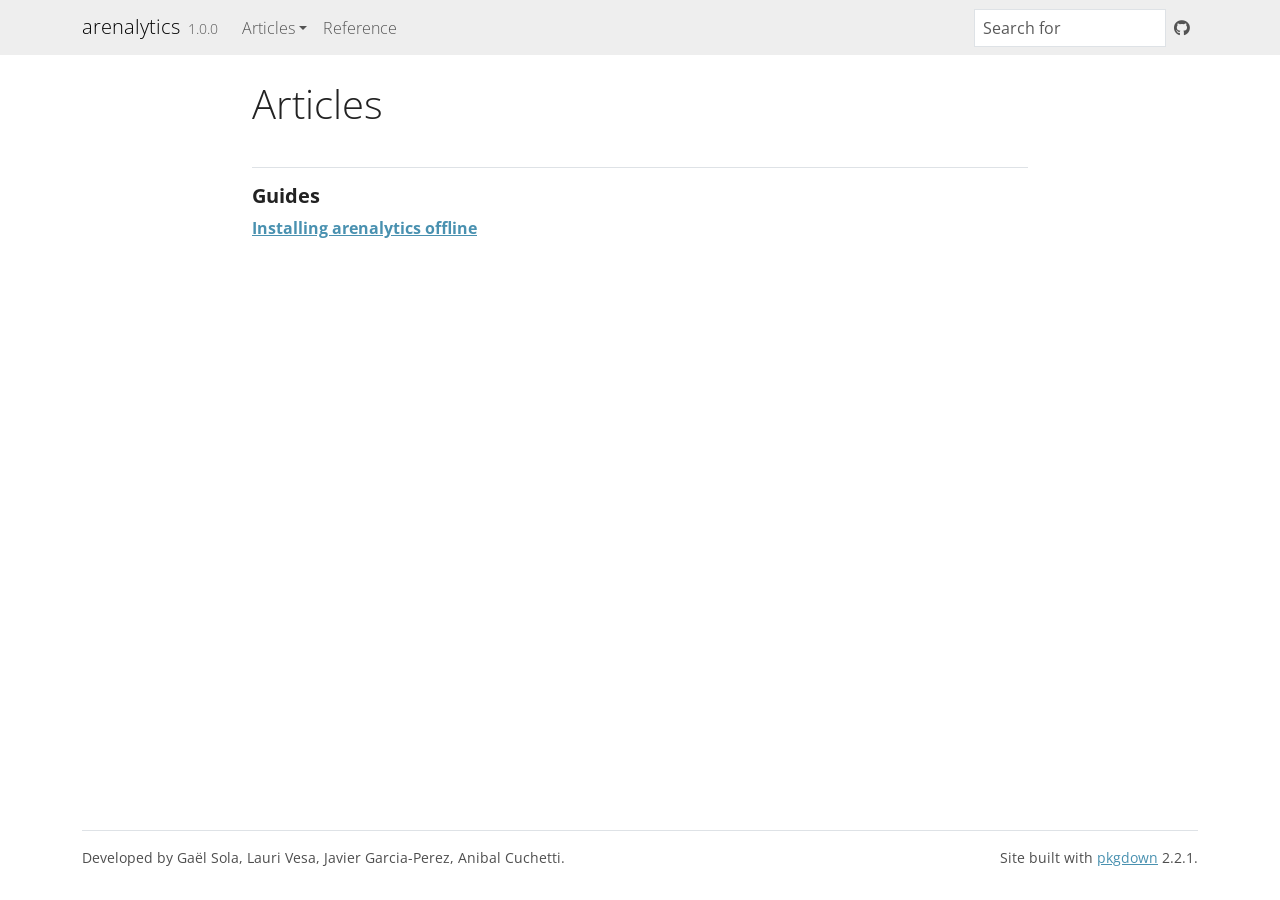
<file: articles/index.html>
<!DOCTYPE html>
<!-- Generated by pkgdown: do not edit by hand --><html lang="en"><head><meta http-equiv="Content-Type" content="text/html; charset=UTF-8"><meta charset="utf-8"><meta http-equiv="X-UA-Compatible" content="IE=edge"><meta name="viewport" content="width=device-width, initial-scale=1, shrink-to-fit=no"><title>Articles • arenalytics</title><script src="../deps/jquery-3.6.0/jquery-3.6.0.min.js"></script><meta name="viewport" content="width=device-width, initial-scale=1, shrink-to-fit=no"><link href="../deps/bootstrap-5.3.8/bootstrap.min.css" rel="stylesheet"><script src="../deps/bootstrap-5.3.8/bootstrap.bundle.min.js"></script><link href="../deps/font-awesome-6.5.2/css/all.min.css" rel="stylesheet"><link href="../deps/font-awesome-6.5.2/css/v4-shims.min.css" rel="stylesheet"><script src="../deps/headroom-0.11.0/headroom.min.js"></script><script src="../deps/headroom-0.11.0/jQuery.headroom.min.js"></script><script src="../deps/bootstrap-toc-1.0.1/bootstrap-toc.min.js"></script><script src="../deps/clipboard.js-2.0.11/clipboard.min.js"></script><script src="../deps/search-1.0.0/autocomplete.jquery.min.js"></script><script src="../deps/search-1.0.0/fuse.min.js"></script><script src="../deps/search-1.0.0/mark.min.js"></script><!-- pkgdown --><script src="../pkgdown.js"></script><meta property="og:title" content="Articles"></head><body>
    <a href="#main" class="visually-hidden-focusable">Skip to contents</a>


    <nav class="navbar navbar-expand-lg fixed-top bg-light" data-bs-theme="light" aria-label="Site navigation"><div class="container">

    <a class="navbar-brand me-2" href="../index.html">arenalytics</a>

    <small class="nav-text text-muted me-auto" data-bs-toggle="tooltip" data-bs-placement="bottom" title="">1.0.0</small>


    <button class="navbar-toggler" type="button" data-bs-toggle="collapse" data-bs-target="#navbar" aria-controls="navbar" aria-expanded="false" aria-label="Toggle navigation">
      <span class="navbar-toggler-icon"></span>
    </button>

    <div id="navbar" class="collapse navbar-collapse ms-3">
      <ul class="navbar-nav me-auto"><li class="nav-item dropdown">
  <button class="nav-link dropdown-toggle" type="button" id="dropdown-articles" data-bs-toggle="dropdown" aria-expanded="false" aria-haspopup="true">Articles</button>
  <ul class="dropdown-menu" aria-labelledby="dropdown-articles"><li><hr class="dropdown-divider"></li>
    <li><h6 class="dropdown-header" data-toc-skip>Guides</h6></li>
    <li><a class="dropdown-item" href="../articles/offline-install.html">Installing arenalytics offline</a></li>
  </ul></li>
<li class="nav-item"><a class="nav-link" href="../reference/index.html">Reference</a></li>
      </ul><ul class="navbar-nav"><li class="nav-item"><form class="form-inline" role="search">
 <input class="form-control" type="search" name="search-input" id="search-input" autocomplete="off" aria-label="Search site" placeholder="Search for" data-search-index="../search.json"></form></li>
<li class="nav-item"><a class="external-link nav-link" href="https://github.com/openforis/arenalytics" aria-label="GitHub"><span class="fa fab fa-github"></span></a></li>
      </ul></div>


  </div>
</nav><div class="container template-article-index">
<div class="row">
  <main id="main" class="col-md-9"><div class="page-header">

      <h1>Articles</h1>
    </div>

    <div class="section ">
      <h3>Guides</h3>
      <div class="section-desc"></div>

      <dl><dt><a href="offline-install.html">Installing arenalytics offline</a></dt>
        <dd>
      </dd></dl></div>
  </main></div>


    <footer><div class="pkgdown-footer-left">
  <p>Developed by Gaël Sola, Lauri Vesa, Javier Garcia-Perez, Anibal Cuchetti.</p>
</div>

<div class="pkgdown-footer-right">
  <p>Site built with <a href="https://pkgdown.r-lib.org/" class="external-link">pkgdown</a> 2.2.1.</p>
</div>

    </footer></div>





  </body></html>
</file>
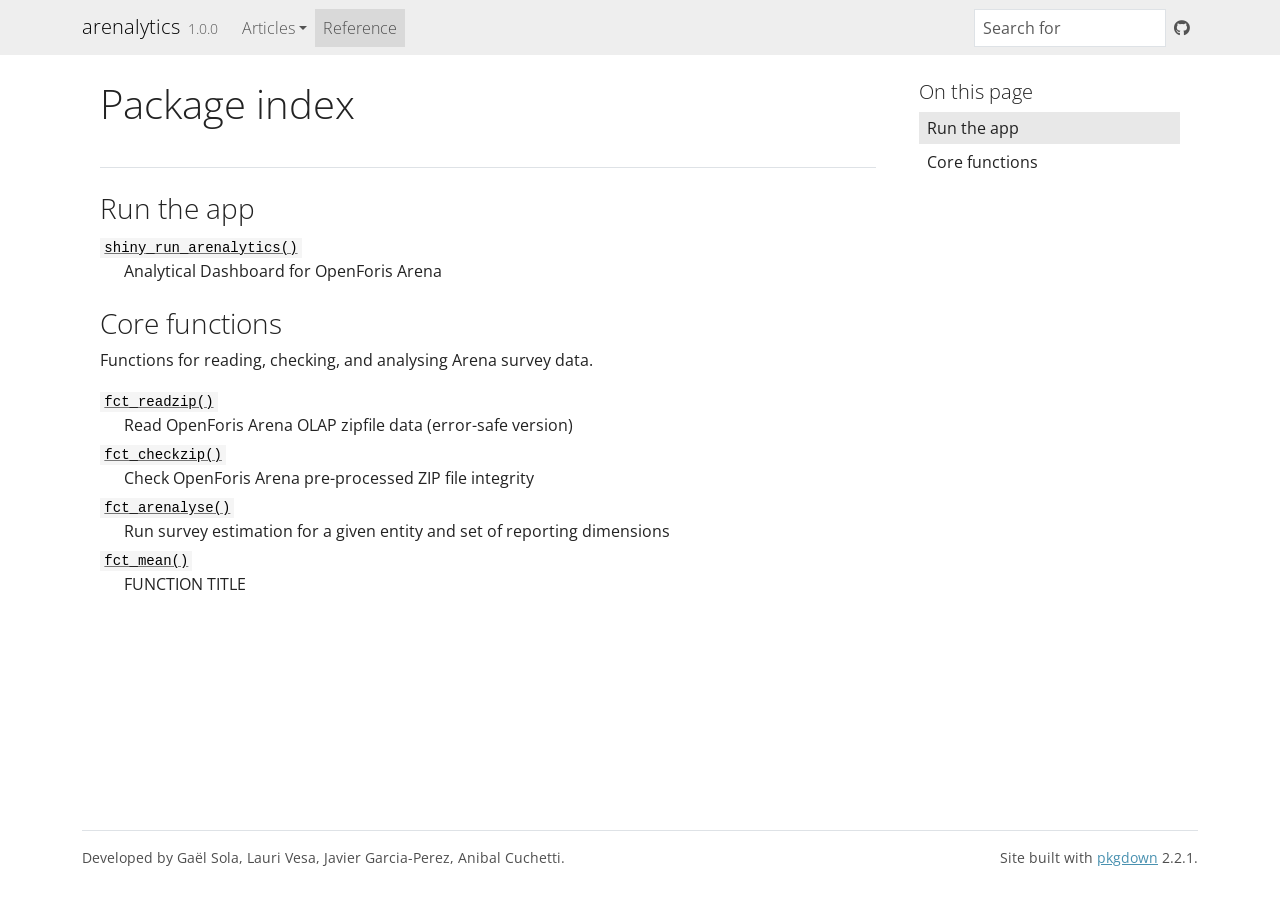
<file: reference/index.html>
<!DOCTYPE html>
<!-- Generated by pkgdown: do not edit by hand --><html lang="en"><head><meta http-equiv="Content-Type" content="text/html; charset=UTF-8"><meta charset="utf-8"><meta http-equiv="X-UA-Compatible" content="IE=edge"><meta name="viewport" content="width=device-width, initial-scale=1, shrink-to-fit=no"><title>Package index • arenalytics</title><script src="../deps/jquery-3.6.0/jquery-3.6.0.min.js"></script><meta name="viewport" content="width=device-width, initial-scale=1, shrink-to-fit=no"><link href="../deps/bootstrap-5.3.8/bootstrap.min.css" rel="stylesheet"><script src="../deps/bootstrap-5.3.8/bootstrap.bundle.min.js"></script><link href="../deps/font-awesome-6.5.2/css/all.min.css" rel="stylesheet"><link href="../deps/font-awesome-6.5.2/css/v4-shims.min.css" rel="stylesheet"><script src="../deps/headroom-0.11.0/headroom.min.js"></script><script src="../deps/headroom-0.11.0/jQuery.headroom.min.js"></script><script src="../deps/bootstrap-toc-1.0.1/bootstrap-toc.min.js"></script><script src="../deps/clipboard.js-2.0.11/clipboard.min.js"></script><script src="../deps/search-1.0.0/autocomplete.jquery.min.js"></script><script src="../deps/search-1.0.0/fuse.min.js"></script><script src="../deps/search-1.0.0/mark.min.js"></script><!-- pkgdown --><script src="../pkgdown.js"></script><meta property="og:title" content="Package index"></head><body>
    <a href="#main" class="visually-hidden-focusable">Skip to contents</a>


    <nav class="navbar navbar-expand-lg fixed-top bg-light" data-bs-theme="light" aria-label="Site navigation"><div class="container">

    <a class="navbar-brand me-2" href="../index.html">arenalytics</a>

    <small class="nav-text text-muted me-auto" data-bs-toggle="tooltip" data-bs-placement="bottom" title="">1.0.0</small>


    <button class="navbar-toggler" type="button" data-bs-toggle="collapse" data-bs-target="#navbar" aria-controls="navbar" aria-expanded="false" aria-label="Toggle navigation">
      <span class="navbar-toggler-icon"></span>
    </button>

    <div id="navbar" class="collapse navbar-collapse ms-3">
      <ul class="navbar-nav me-auto"><li class="nav-item dropdown">
  <button class="nav-link dropdown-toggle" type="button" id="dropdown-articles" data-bs-toggle="dropdown" aria-expanded="false" aria-haspopup="true">Articles</button>
  <ul class="dropdown-menu" aria-labelledby="dropdown-articles"><li><hr class="dropdown-divider"></li>
    <li><h6 class="dropdown-header" data-toc-skip>Guides</h6></li>
    <li><a class="dropdown-item" href="../articles/offline-install.html">Installing arenalytics offline</a></li>
  </ul></li>
<li class="active nav-item"><a class="nav-link" href="../reference/index.html">Reference</a></li>
      </ul><ul class="navbar-nav"><li class="nav-item"><form class="form-inline" role="search">
 <input class="form-control" type="search" name="search-input" id="search-input" autocomplete="off" aria-label="Search site" placeholder="Search for" data-search-index="../search.json"></form></li>
<li class="nav-item"><a class="external-link nav-link" href="https://github.com/openforis/arenalytics" aria-label="GitHub"><span class="fa fab fa-github"></span></a></li>
      </ul></div>


  </div>
</nav><div class="container template-reference-index">
<div class="row">
  <main id="main" class="col-md-9"><div class="page-header">

      <h1>Package index</h1>
    </div>

    <div class="section level2">
      <h2 id="run-the-app">Run the app<a class="anchor" aria-label="anchor" href="#run-the-app"></a></h2>



      <dl></dl></div><div class="section level2">




      <dl><dt>

          <code><a href="shiny_run_arenalytics.html">shiny_run_arenalytics()</a></code>

        </dt>
        <dd>Analytical Dashboard for OpenForis Arena</dd>
      </dl></div><div class="section level2">
      <h2 id="core-functions">Core functions<a class="anchor" aria-label="anchor" href="#core-functions"></a></h2>

      <div class="section-desc"><p>Functions for reading, checking, and analysing Arena survey data.</p></div>

      <dl></dl></div><div class="section level2">




      <dl><dt>

          <code><a href="fct_readzip.html">fct_readzip()</a></code>

        </dt>
        <dd>Read OpenForis Arena OLAP zipfile data (error-safe version)</dd>

        <dt>

          <code><a href="fct_checkzip.html">fct_checkzip()</a></code>

        </dt>
        <dd>Check OpenForis Arena pre-processed ZIP file integrity</dd>

        <dt>

          <code><a href="fct_arenalyse.html">fct_arenalyse()</a></code>

        </dt>
        <dd>Run survey estimation for a given entity and set of reporting dimensions</dd>

        <dt>

          <code><a href="fct_mean.html">fct_mean()</a></code>

        </dt>
        <dd>FUNCTION TITLE</dd>
      </dl></div>
  </main><aside class="col-md-3"><nav id="toc" aria-label="Table of contents"><h2>On this page</h2>
    </nav></aside></div>


    <footer><div class="pkgdown-footer-left">
  <p>Developed by Gaël Sola, Lauri Vesa, Javier Garcia-Perez, Anibal Cuchetti.</p>
</div>

<div class="pkgdown-footer-right">
  <p>Site built with <a href="https://pkgdown.r-lib.org/" class="external-link">pkgdown</a> 2.2.1.</p>
</div>

    </footer></div>





  </body></html>
</file>
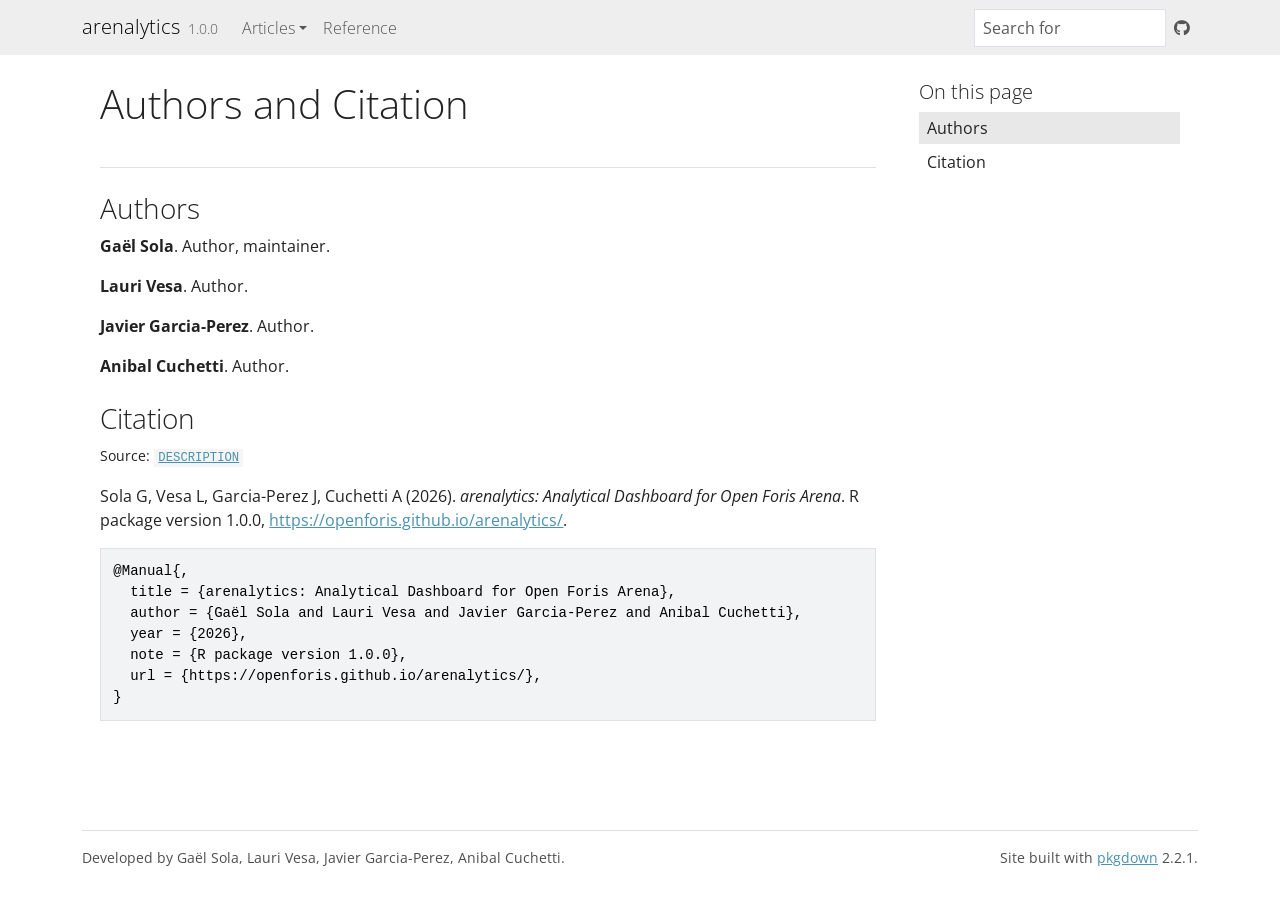
<file: authors.html>
<!DOCTYPE html>
<!-- Generated by pkgdown: do not edit by hand --><html lang="en"><head><meta http-equiv="Content-Type" content="text/html; charset=UTF-8"><meta charset="utf-8"><meta http-equiv="X-UA-Compatible" content="IE=edge"><meta name="viewport" content="width=device-width, initial-scale=1, shrink-to-fit=no"><title>Authors and Citation • arenalytics</title><script src="deps/jquery-3.6.0/jquery-3.6.0.min.js"></script><meta name="viewport" content="width=device-width, initial-scale=1, shrink-to-fit=no"><link href="deps/bootstrap-5.3.8/bootstrap.min.css" rel="stylesheet"><script src="deps/bootstrap-5.3.8/bootstrap.bundle.min.js"></script><link href="deps/font-awesome-6.5.2/css/all.min.css" rel="stylesheet"><link href="deps/font-awesome-6.5.2/css/v4-shims.min.css" rel="stylesheet"><script src="deps/headroom-0.11.0/headroom.min.js"></script><script src="deps/headroom-0.11.0/jQuery.headroom.min.js"></script><script src="deps/bootstrap-toc-1.0.1/bootstrap-toc.min.js"></script><script src="deps/clipboard.js-2.0.11/clipboard.min.js"></script><script src="deps/search-1.0.0/autocomplete.jquery.min.js"></script><script src="deps/search-1.0.0/fuse.min.js"></script><script src="deps/search-1.0.0/mark.min.js"></script><!-- pkgdown --><script src="pkgdown.js"></script><meta property="og:title" content="Authors and Citation"></head><body>
    <a href="#main" class="visually-hidden-focusable">Skip to contents</a>


    <nav class="navbar navbar-expand-lg fixed-top bg-light" data-bs-theme="light" aria-label="Site navigation"><div class="container">

    <a class="navbar-brand me-2" href="index.html">arenalytics</a>

    <small class="nav-text text-muted me-auto" data-bs-toggle="tooltip" data-bs-placement="bottom" title="">1.0.0</small>


    <button class="navbar-toggler" type="button" data-bs-toggle="collapse" data-bs-target="#navbar" aria-controls="navbar" aria-expanded="false" aria-label="Toggle navigation">
      <span class="navbar-toggler-icon"></span>
    </button>

    <div id="navbar" class="collapse navbar-collapse ms-3">
      <ul class="navbar-nav me-auto"><li class="nav-item dropdown">
  <button class="nav-link dropdown-toggle" type="button" id="dropdown-articles" data-bs-toggle="dropdown" aria-expanded="false" aria-haspopup="true">Articles</button>
  <ul class="dropdown-menu" aria-labelledby="dropdown-articles"><li><hr class="dropdown-divider"></li>
    <li><h6 class="dropdown-header" data-toc-skip>Guides</h6></li>
    <li><a class="dropdown-item" href="articles/offline-install.html">Installing arenalytics offline</a></li>
  </ul></li>
<li class="nav-item"><a class="nav-link" href="reference/index.html">Reference</a></li>
      </ul><ul class="navbar-nav"><li class="nav-item"><form class="form-inline" role="search">
 <input class="form-control" type="search" name="search-input" id="search-input" autocomplete="off" aria-label="Search site" placeholder="Search for" data-search-index="search.json"></form></li>
<li class="nav-item"><a class="external-link nav-link" href="https://github.com/openforis/arenalytics" aria-label="GitHub"><span class="fa fab fa-github"></span></a></li>
      </ul></div>


  </div>
</nav><div class="container template-citation-authors">
<div class="row">
  <main id="main" class="col-md-9"><div class="page-header">

      <h1>Authors and Citation</h1>
    </div>

    <div class="section level2">
      <h2>Authors</h2>

      <ul class="list-unstyled"><li>
          <p><strong>Gaël Sola</strong>. Author, maintainer.
          </p>
        </li>
        <li>
          <p><strong>Lauri Vesa</strong>. Author.
          </p>
        </li>
        <li>
          <p><strong>Javier Garcia-Perez</strong>. Author.
          </p>
        </li>
        <li>
          <p><strong>Anibal Cuchetti</strong>. Author.
          </p>
        </li>
      </ul></div>

    <div class="section level2">
      <h2 id="citation">Citation</h2>
      <p><small class="dont-index">Source: <a href="https://github.com/openforis/arenalytics/blob/master/DESCRIPTION" class="external-link"><code>DESCRIPTION</code></a></small></p>

      <p>Sola G, Vesa L, Garcia-Perez J, Cuchetti A (2026).
<em>arenalytics: Analytical Dashboard for Open Foris Arena</em>.
R package version 1.0.0, <a href="https://openforis.github.io/arenalytics/">https://openforis.github.io/arenalytics/</a>.
</p>
      <pre>@Manual{,
  title = {arenalytics: Analytical Dashboard for Open Foris Arena},
  author = {Gaël Sola and Lauri Vesa and Javier Garcia-Perez and Anibal Cuchetti},
  year = {2026},
  note = {R package version 1.0.0},
  url = {https://openforis.github.io/arenalytics/},
}</pre>
    </div>

  </main><aside class="col-md-3"><nav id="toc" aria-label="Table of contents"><h2>On this page</h2>
    </nav></aside></div>


    <footer><div class="pkgdown-footer-left">
  <p>Developed by Gaël Sola, Lauri Vesa, Javier Garcia-Perez, Anibal Cuchetti.</p>
</div>

<div class="pkgdown-footer-right">
  <p>Site built with <a href="https://pkgdown.r-lib.org/" class="external-link">pkgdown</a> 2.2.1.</p>
</div>

    </footer></div>





  </body></html>
</file>
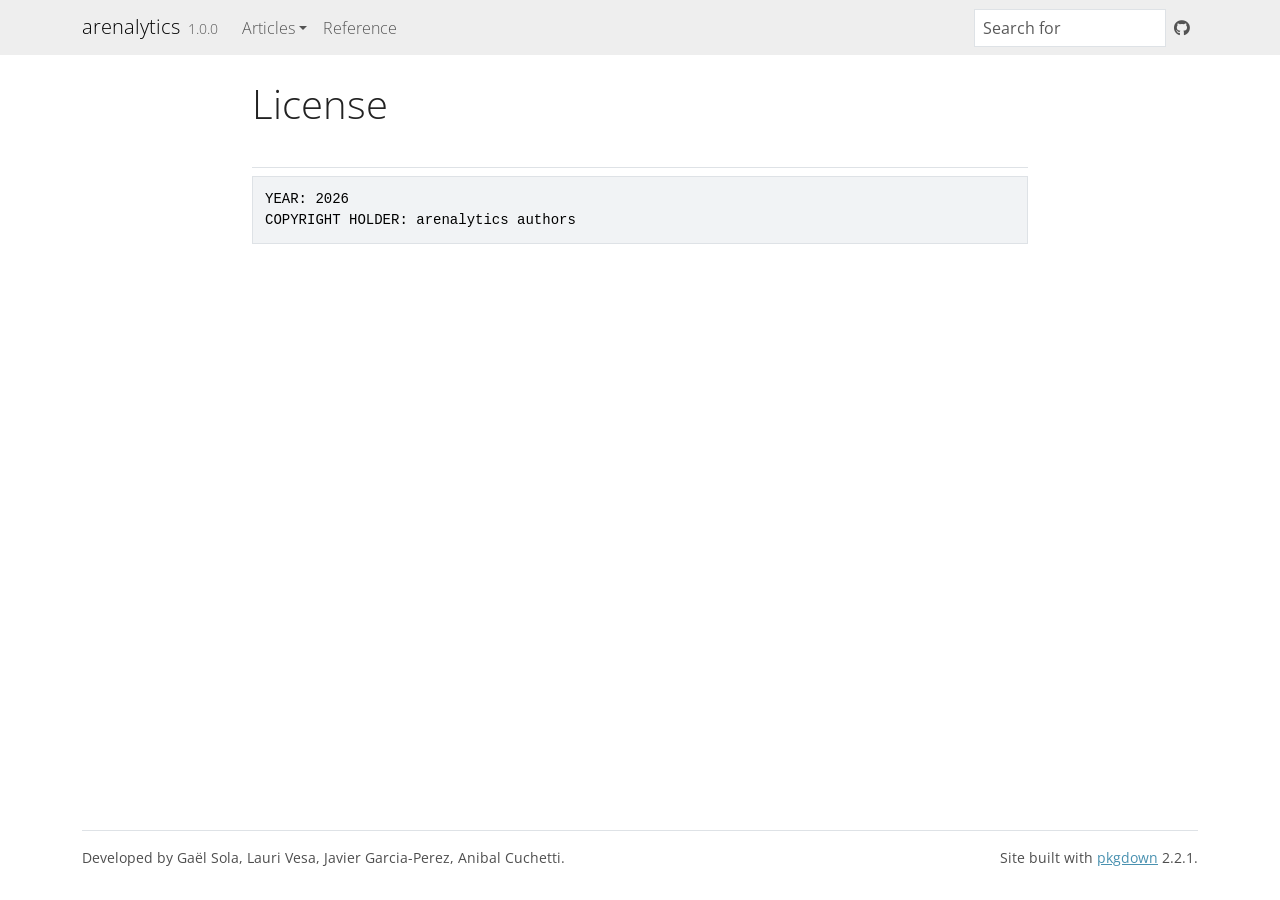
<file: LICENSE-text.html>
<!DOCTYPE html>
<!-- Generated by pkgdown: do not edit by hand --><html lang="en"><head><meta http-equiv="Content-Type" content="text/html; charset=UTF-8"><meta charset="utf-8"><meta http-equiv="X-UA-Compatible" content="IE=edge"><meta name="viewport" content="width=device-width, initial-scale=1, shrink-to-fit=no"><title>License • arenalytics</title><script src="deps/jquery-3.6.0/jquery-3.6.0.min.js"></script><meta name="viewport" content="width=device-width, initial-scale=1, shrink-to-fit=no"><link href="deps/bootstrap-5.3.8/bootstrap.min.css" rel="stylesheet"><script src="deps/bootstrap-5.3.8/bootstrap.bundle.min.js"></script><link href="deps/font-awesome-6.5.2/css/all.min.css" rel="stylesheet"><link href="deps/font-awesome-6.5.2/css/v4-shims.min.css" rel="stylesheet"><script src="deps/headroom-0.11.0/headroom.min.js"></script><script src="deps/headroom-0.11.0/jQuery.headroom.min.js"></script><script src="deps/bootstrap-toc-1.0.1/bootstrap-toc.min.js"></script><script src="deps/clipboard.js-2.0.11/clipboard.min.js"></script><script src="deps/search-1.0.0/autocomplete.jquery.min.js"></script><script src="deps/search-1.0.0/fuse.min.js"></script><script src="deps/search-1.0.0/mark.min.js"></script><!-- pkgdown --><script src="pkgdown.js"></script><meta property="og:title" content="License"></head><body>
    <a href="#main" class="visually-hidden-focusable">Skip to contents</a>


    <nav class="navbar navbar-expand-lg fixed-top bg-light" data-bs-theme="light" aria-label="Site navigation"><div class="container">

    <a class="navbar-brand me-2" href="index.html">arenalytics</a>

    <small class="nav-text text-muted me-auto" data-bs-toggle="tooltip" data-bs-placement="bottom" title="">1.0.0</small>


    <button class="navbar-toggler" type="button" data-bs-toggle="collapse" data-bs-target="#navbar" aria-controls="navbar" aria-expanded="false" aria-label="Toggle navigation">
      <span class="navbar-toggler-icon"></span>
    </button>

    <div id="navbar" class="collapse navbar-collapse ms-3">
      <ul class="navbar-nav me-auto"><li class="nav-item dropdown">
  <button class="nav-link dropdown-toggle" type="button" id="dropdown-articles" data-bs-toggle="dropdown" aria-expanded="false" aria-haspopup="true">Articles</button>
  <ul class="dropdown-menu" aria-labelledby="dropdown-articles"><li><hr class="dropdown-divider"></li>
    <li><h6 class="dropdown-header" data-toc-skip>Guides</h6></li>
    <li><a class="dropdown-item" href="articles/offline-install.html">Installing arenalytics offline</a></li>
  </ul></li>
<li class="nav-item"><a class="nav-link" href="reference/index.html">Reference</a></li>
      </ul><ul class="navbar-nav"><li class="nav-item"><form class="form-inline" role="search">
 <input class="form-control" type="search" name="search-input" id="search-input" autocomplete="off" aria-label="Search site" placeholder="Search for" data-search-index="search.json"></form></li>
<li class="nav-item"><a class="external-link nav-link" href="https://github.com/openforis/arenalytics" aria-label="GitHub"><span class="fa fab fa-github"></span></a></li>
      </ul></div>


  </div>
</nav><div class="container template-title-body">
<div class="row">
  <main id="main" class="col-md-9"><div class="page-header">

      <h1>License</h1>

    </div>

<pre>YEAR: 2026
COPYRIGHT HOLDER: arenalytics authors
</pre>

  </main></div>


    <footer><div class="pkgdown-footer-left">
  <p>Developed by Gaël Sola, Lauri Vesa, Javier Garcia-Perez, Anibal Cuchetti.</p>
</div>

<div class="pkgdown-footer-right">
  <p>Site built with <a href="https://pkgdown.r-lib.org/" class="external-link">pkgdown</a> 2.2.1.</p>
</div>

    </footer></div>





  </body></html>
</file>
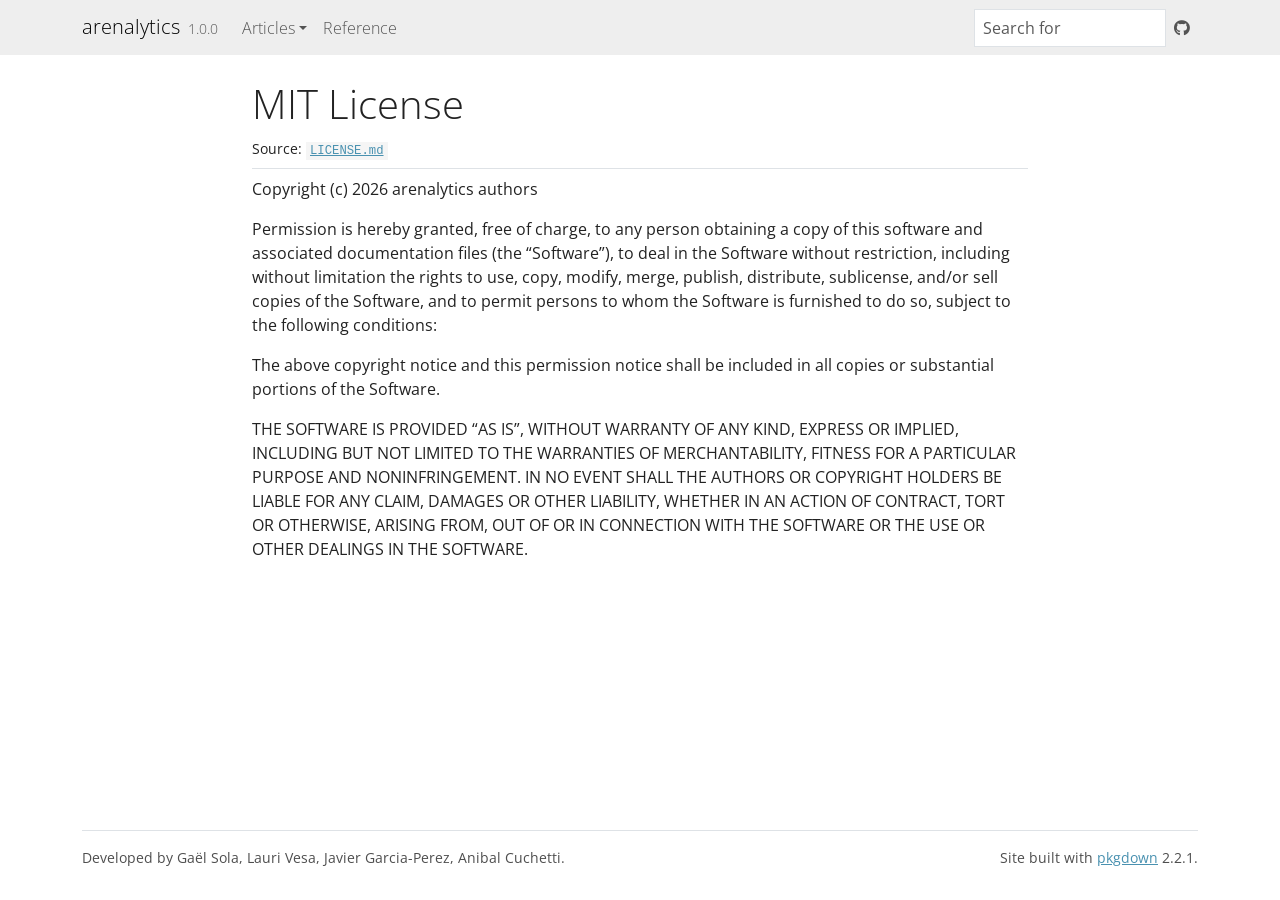
<file: LICENSE.html>
<!DOCTYPE html>
<!-- Generated by pkgdown: do not edit by hand --><html lang="en"><head><meta http-equiv="Content-Type" content="text/html; charset=UTF-8"><meta charset="utf-8"><meta http-equiv="X-UA-Compatible" content="IE=edge"><meta name="viewport" content="width=device-width, initial-scale=1, shrink-to-fit=no"><title>MIT License • arenalytics</title><script src="deps/jquery-3.6.0/jquery-3.6.0.min.js"></script><meta name="viewport" content="width=device-width, initial-scale=1, shrink-to-fit=no"><link href="deps/bootstrap-5.3.8/bootstrap.min.css" rel="stylesheet"><script src="deps/bootstrap-5.3.8/bootstrap.bundle.min.js"></script><link href="deps/font-awesome-6.5.2/css/all.min.css" rel="stylesheet"><link href="deps/font-awesome-6.5.2/css/v4-shims.min.css" rel="stylesheet"><script src="deps/headroom-0.11.0/headroom.min.js"></script><script src="deps/headroom-0.11.0/jQuery.headroom.min.js"></script><script src="deps/bootstrap-toc-1.0.1/bootstrap-toc.min.js"></script><script src="deps/clipboard.js-2.0.11/clipboard.min.js"></script><script src="deps/search-1.0.0/autocomplete.jquery.min.js"></script><script src="deps/search-1.0.0/fuse.min.js"></script><script src="deps/search-1.0.0/mark.min.js"></script><!-- pkgdown --><script src="pkgdown.js"></script><meta property="og:title" content="MIT License"></head><body>
    <a href="#main" class="visually-hidden-focusable">Skip to contents</a>


    <nav class="navbar navbar-expand-lg fixed-top bg-light" data-bs-theme="light" aria-label="Site navigation"><div class="container">

    <a class="navbar-brand me-2" href="index.html">arenalytics</a>

    <small class="nav-text text-muted me-auto" data-bs-toggle="tooltip" data-bs-placement="bottom" title="">1.0.0</small>


    <button class="navbar-toggler" type="button" data-bs-toggle="collapse" data-bs-target="#navbar" aria-controls="navbar" aria-expanded="false" aria-label="Toggle navigation">
      <span class="navbar-toggler-icon"></span>
    </button>

    <div id="navbar" class="collapse navbar-collapse ms-3">
      <ul class="navbar-nav me-auto"><li class="nav-item dropdown">
  <button class="nav-link dropdown-toggle" type="button" id="dropdown-articles" data-bs-toggle="dropdown" aria-expanded="false" aria-haspopup="true">Articles</button>
  <ul class="dropdown-menu" aria-labelledby="dropdown-articles"><li><hr class="dropdown-divider"></li>
    <li><h6 class="dropdown-header" data-toc-skip>Guides</h6></li>
    <li><a class="dropdown-item" href="articles/offline-install.html">Installing arenalytics offline</a></li>
  </ul></li>
<li class="nav-item"><a class="nav-link" href="reference/index.html">Reference</a></li>
      </ul><ul class="navbar-nav"><li class="nav-item"><form class="form-inline" role="search">
 <input class="form-control" type="search" name="search-input" id="search-input" autocomplete="off" aria-label="Search site" placeholder="Search for" data-search-index="search.json"></form></li>
<li class="nav-item"><a class="external-link nav-link" href="https://github.com/openforis/arenalytics" aria-label="GitHub"><span class="fa fab fa-github"></span></a></li>
      </ul></div>


  </div>
</nav><div class="container template-title-body">
<div class="row">
  <main id="main" class="col-md-9"><div class="page-header">

      <h1>MIT License</h1>
      <small class="dont-index">Source: <a href="https://github.com/openforis/arenalytics/blob/master/LICENSE.md" class="external-link"><code>LICENSE.md</code></a></small>
    </div>

<div id="mit-license" class="section level1">

<p>Copyright (c) 2026 arenalytics authors</p>
<p>Permission is hereby granted, free of charge, to any person obtaining a copy of this software and associated documentation files (the “Software”), to deal in the Software without restriction, including without limitation the rights to use, copy, modify, merge, publish, distribute, sublicense, and/or sell copies of the Software, and to permit persons to whom the Software is furnished to do so, subject to the following conditions:</p>
<p>The above copyright notice and this permission notice shall be included in all copies or substantial portions of the Software.</p>
<p>THE SOFTWARE IS PROVIDED “AS IS”, WITHOUT WARRANTY OF ANY KIND, EXPRESS OR IMPLIED, INCLUDING BUT NOT LIMITED TO THE WARRANTIES OF MERCHANTABILITY, FITNESS FOR A PARTICULAR PURPOSE AND NONINFRINGEMENT. IN NO EVENT SHALL THE AUTHORS OR COPYRIGHT HOLDERS BE LIABLE FOR ANY CLAIM, DAMAGES OR OTHER LIABILITY, WHETHER IN AN ACTION OF CONTRACT, TORT OR OTHERWISE, ARISING FROM, OUT OF OR IN CONNECTION WITH THE SOFTWARE OR THE USE OR OTHER DEALINGS IN THE SOFTWARE.</p>
</div>

  </main></div>


    <footer><div class="pkgdown-footer-left">
  <p>Developed by Gaël Sola, Lauri Vesa, Javier Garcia-Perez, Anibal Cuchetti.</p>
</div>

<div class="pkgdown-footer-right">
  <p>Site built with <a href="https://pkgdown.r-lib.org/" class="external-link">pkgdown</a> 2.2.1.</p>
</div>

    </footer></div>





  </body></html>
</file>
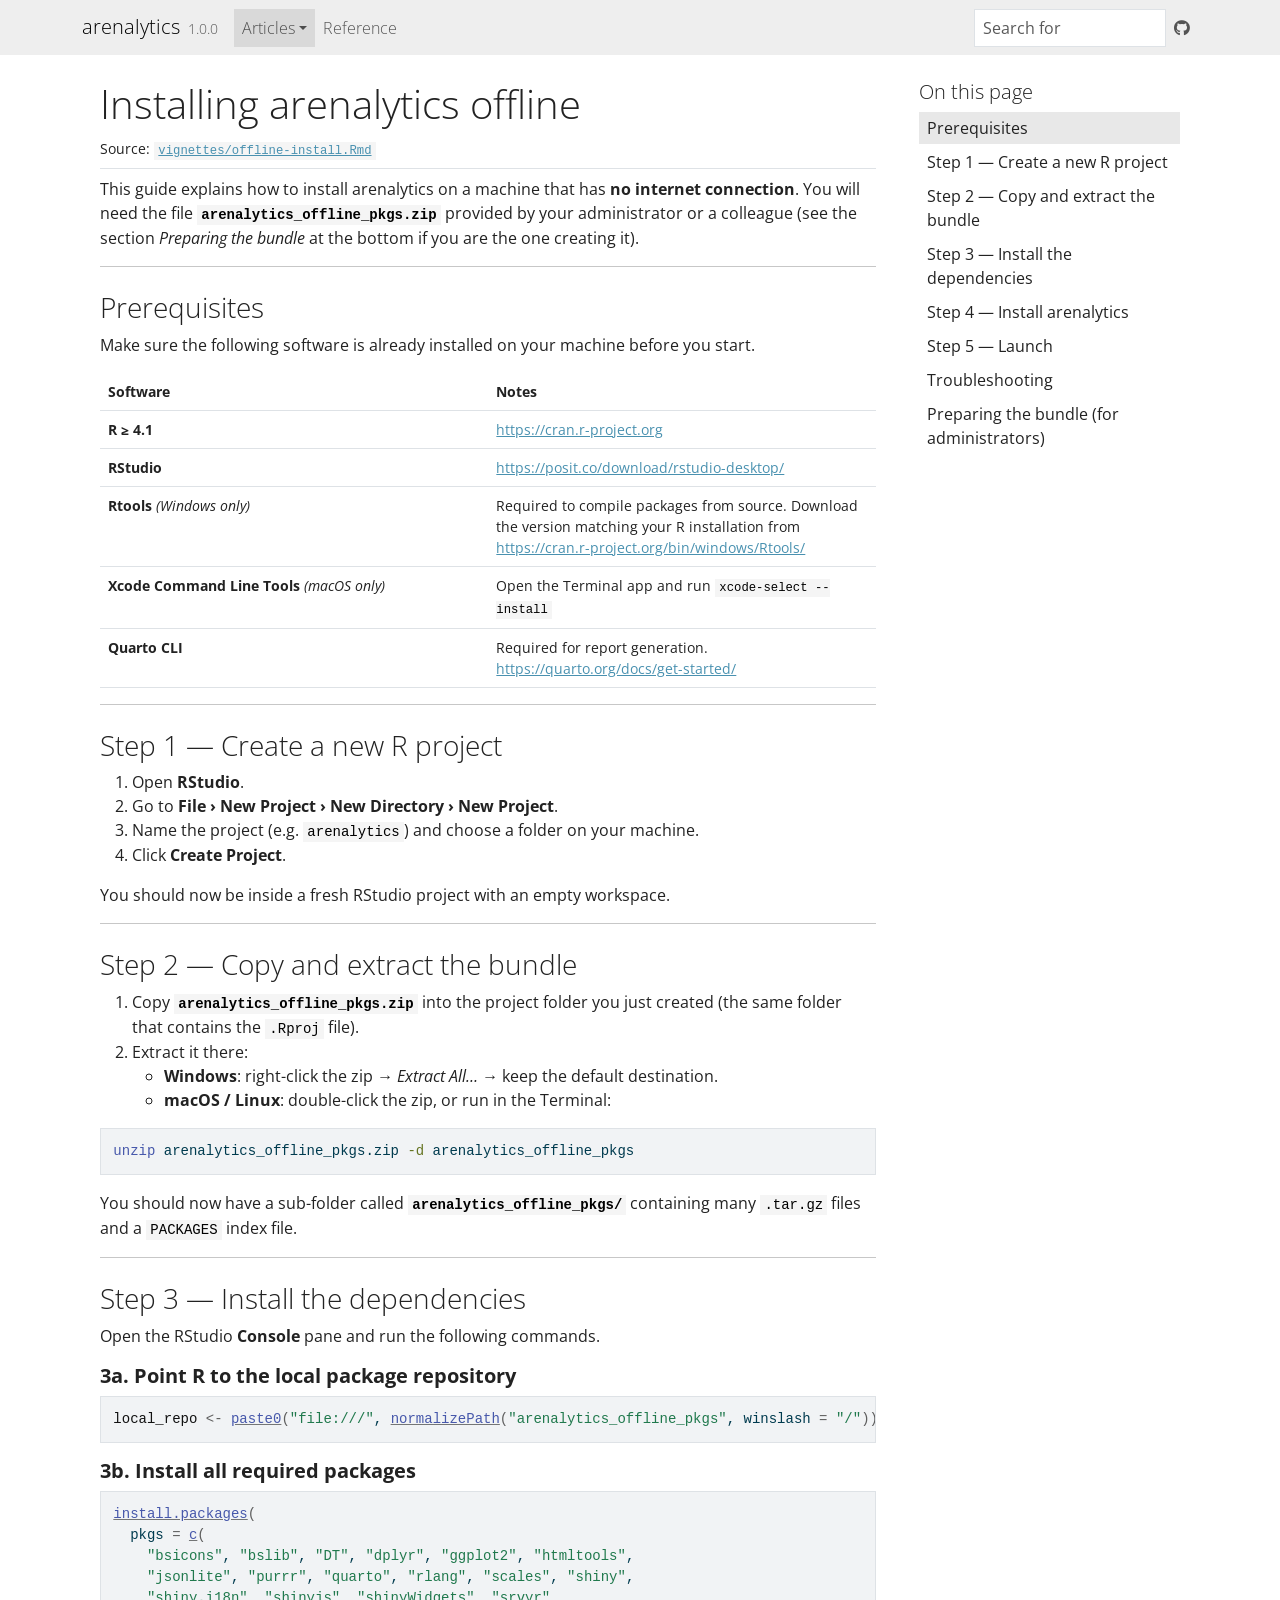
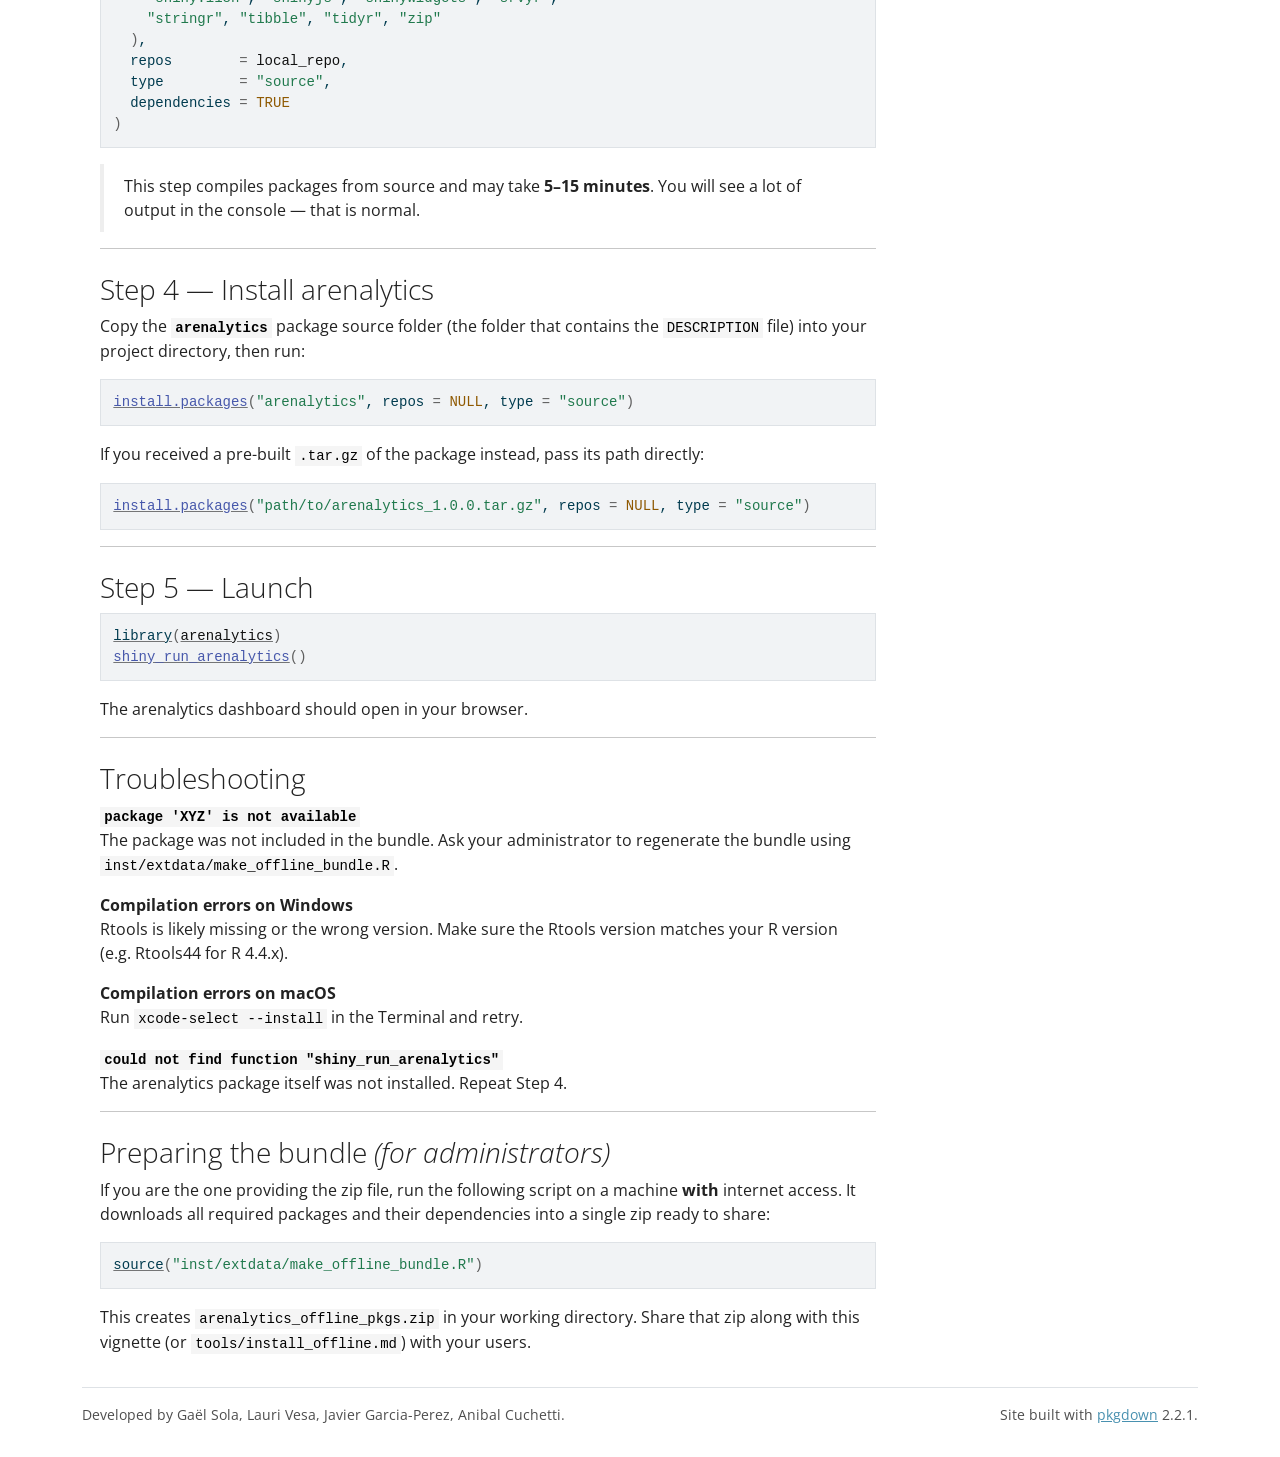
<file: articles/offline-install.html>
<!DOCTYPE html>
<!-- Generated by pkgdown: do not edit by hand --><html lang="en">
<head>
<meta http-equiv="Content-Type" content="text/html; charset=UTF-8">
<meta charset="utf-8">
<meta http-equiv="X-UA-Compatible" content="IE=edge">
<meta name="viewport" content="width=device-width, initial-scale=1, shrink-to-fit=no">
<title>Installing arenalytics offline • arenalytics</title>
<script src="../deps/jquery-3.6.0/jquery-3.6.0.min.js"></script><meta name="viewport" content="width=device-width, initial-scale=1, shrink-to-fit=no">
<link href="../deps/bootstrap-5.3.8/bootstrap.min.css" rel="stylesheet">
<script src="../deps/bootstrap-5.3.8/bootstrap.bundle.min.js"></script><link href="../deps/font-awesome-6.5.2/css/all.min.css" rel="stylesheet">
<link href="../deps/font-awesome-6.5.2/css/v4-shims.min.css" rel="stylesheet">
<script src="../deps/headroom-0.11.0/headroom.min.js"></script><script src="../deps/headroom-0.11.0/jQuery.headroom.min.js"></script><script src="../deps/bootstrap-toc-1.0.1/bootstrap-toc.min.js"></script><script src="../deps/clipboard.js-2.0.11/clipboard.min.js"></script><script src="../deps/search-1.0.0/autocomplete.jquery.min.js"></script><script src="../deps/search-1.0.0/fuse.min.js"></script><script src="../deps/search-1.0.0/mark.min.js"></script><!-- pkgdown --><script src="../pkgdown.js"></script><meta property="og:title" content="Installing arenalytics offline">
</head>
<body>
    <a href="#main" class="visually-hidden-focusable">Skip to contents</a>


    <nav class="navbar navbar-expand-lg fixed-top bg-light" data-bs-theme="light" aria-label="Site navigation"><div class="container">

    <a class="navbar-brand me-2" href="../index.html">arenalytics</a>

    <small class="nav-text text-muted me-auto" data-bs-toggle="tooltip" data-bs-placement="bottom" title="">1.0.0</small>


    <button class="navbar-toggler" type="button" data-bs-toggle="collapse" data-bs-target="#navbar" aria-controls="navbar" aria-expanded="false" aria-label="Toggle navigation">
      <span class="navbar-toggler-icon"></span>
    </button>

    <div id="navbar" class="collapse navbar-collapse ms-3">
      <ul class="navbar-nav me-auto">
<li class="active nav-item dropdown">
  <button class="nav-link dropdown-toggle" type="button" id="dropdown-articles" data-bs-toggle="dropdown" aria-expanded="false" aria-haspopup="true">Articles</button>
  <ul class="dropdown-menu" aria-labelledby="dropdown-articles">
<li><hr class="dropdown-divider"></li>
    <li><h6 class="dropdown-header" data-toc-skip>Guides</h6></li>
    <li><a class="dropdown-item" href="../articles/offline-install.html">Installing arenalytics offline</a></li>
  </ul>
</li>
<li class="nav-item"><a class="nav-link" href="../reference/index.html">Reference</a></li>
      </ul>
<ul class="navbar-nav">
<li class="nav-item"><form class="form-inline" role="search">
 <input class="form-control" type="search" name="search-input" id="search-input" autocomplete="off" aria-label="Search site" placeholder="Search for" data-search-index="../search.json">
</form></li>
<li class="nav-item"><a class="external-link nav-link" href="https://github.com/openforis/arenalytics" aria-label="GitHub"><span class="fa fab fa-github"></span></a></li>
      </ul>
</div>


  </div>
</nav><div class="container template-article">




<div class="row">
  <main id="main" class="col-md-9"><div class="page-header">

      <h1>Installing arenalytics offline</h1>
            
      
      <small class="dont-index">Source: <a href="https://github.com/openforis/arenalytics/blob/master/vignettes/offline-install.Rmd" class="external-link"><code>vignettes/offline-install.Rmd</code></a></small>
      <div class="d-none name"><code>offline-install.Rmd</code></div>
    </div>

    
    
<p>This guide explains how to install arenalytics on a machine that has
<strong>no internet connection</strong>. You will need the file
<strong><code>arenalytics_offline_pkgs.zip</code></strong> provided by
your administrator or a colleague (see the section <em>Preparing the
bundle</em> at the bottom if you are the one creating it).</p>
<hr>
<div class="section level2">
<h2 id="prerequisites">Prerequisites<a class="anchor" aria-label="anchor" href="#prerequisites"></a>
</h2>
<p>Make sure the following software is already installed on your machine
before you start.</p>
<table class="table">
<colgroup>
<col width="50%">
<col width="50%">
</colgroup>
<thead><tr class="header">
<th>Software</th>
<th>Notes</th>
</tr></thead>
<tbody>
<tr class="odd">
<td><strong>R ≥ 4.1</strong></td>
<td><a href="https://cran.r-project.org" class="external-link uri">https://cran.r-project.org</a></td>
</tr>
<tr class="even">
<td><strong>RStudio</strong></td>
<td><a href="https://posit.co/download/rstudio-desktop/" class="external-link uri">https://posit.co/download/rstudio-desktop/</a></td>
</tr>
<tr class="odd">
<td>
<strong>Rtools</strong> <em>(Windows only)</em>
</td>
<td>Required to compile packages from source. Download the version
matching your R installation from <a href="https://cran.r-project.org/bin/windows/Rtools/" class="external-link uri">https://cran.r-project.org/bin/windows/Rtools/</a>
</td>
</tr>
<tr class="even">
<td>
<strong>Xcode Command Line Tools</strong> <em>(macOS only)</em>
</td>
<td>Open the Terminal app and run
<code>xcode-select --install</code>
</td>
</tr>
<tr class="odd">
<td><strong>Quarto CLI</strong></td>
<td>Required for report generation. <a href="https://quarto.org/docs/get-started/" class="external-link uri">https://quarto.org/docs/get-started/</a>
</td>
</tr>
</tbody>
</table>
<hr>
</div>
<div class="section level2">
<h2 id="step-1-create-a-new-r-project">Step 1 — Create a new R project<a class="anchor" aria-label="anchor" href="#step-1-create-a-new-r-project"></a>
</h2>
<ol style="list-style-type: decimal">
<li>Open <strong>RStudio</strong>.</li>
<li>Go to <strong>File › New Project › New Directory › New
Project</strong>.</li>
<li>Name the project (e.g. <code>arenalytics</code>) and choose a folder
on your machine.</li>
<li>Click <strong>Create Project</strong>.</li>
</ol>
<p>You should now be inside a fresh RStudio project with an empty
workspace.</p>
<hr>
</div>
<div class="section level2">
<h2 id="step-2-copy-and-extract-the-bundle">Step 2 — Copy and extract the bundle<a class="anchor" aria-label="anchor" href="#step-2-copy-and-extract-the-bundle"></a>
</h2>
<ol style="list-style-type: decimal">
<li>Copy <strong><code>arenalytics_offline_pkgs.zip</code></strong> into
the project folder you just created (the same folder that contains the
<code>.Rproj</code> file).</li>
<li>Extract it there:
<ul>
<li>
<strong>Windows</strong>: right-click the zip → <em>Extract
All…</em> → keep the default destination.</li>
<li>
<strong>macOS / Linux</strong>: double-click the zip, or run in the
Terminal:</li>
</ul>
</li>
</ol>
<div class="sourceCode" id="cb1"><pre class="sourceCode bash"><code class="sourceCode bash"><span id="cb1-1"><a href="#cb1-1" tabindex="-1"></a><span class="fu">unzip</span> arenalytics_offline_pkgs.zip <span class="at">-d</span> arenalytics_offline_pkgs</span></code></pre></div>
<p>You should now have a sub-folder called
<strong><code>arenalytics_offline_pkgs/</code></strong> containing many
<code>.tar.gz</code> files and a <code>PACKAGES</code> index file.</p>
<hr>
</div>
<div class="section level2">
<h2 id="step-3-install-the-dependencies">Step 3 — Install the dependencies<a class="anchor" aria-label="anchor" href="#step-3-install-the-dependencies"></a>
</h2>
<p>Open the RStudio <strong>Console</strong> pane and run the following
commands.</p>
<div class="section level3">
<h3 id="a--point-r-to-the-local-package-repository">3a. Point R to the local package repository<a class="anchor" aria-label="anchor" href="#a--point-r-to-the-local-package-repository"></a>
</h3>
<div class="sourceCode" id="cb2"><pre class="downlit sourceCode r">
<code class="sourceCode R"><span><span class="va">local_repo</span> <span class="op">&lt;-</span> <span class="fu"><a href="https://rdrr.io/r/base/paste.html" class="external-link">paste0</a></span><span class="op">(</span><span class="st">"file:///"</span>, <span class="fu"><a href="https://rdrr.io/r/base/normalizePath.html" class="external-link">normalizePath</a></span><span class="op">(</span><span class="st">"arenalytics_offline_pkgs"</span>, winslash <span class="op">=</span> <span class="st">"/"</span><span class="op">)</span><span class="op">)</span></span></code></pre></div>
</div>
<div class="section level3">
<h3 id="b--install-all-required-packages">3b. Install all required packages<a class="anchor" aria-label="anchor" href="#b--install-all-required-packages"></a>
</h3>
<div class="sourceCode" id="cb3"><pre class="downlit sourceCode r">
<code class="sourceCode R"><span><span class="fu"><a href="https://rdrr.io/r/utils/install.packages.html" class="external-link">install.packages</a></span><span class="op">(</span></span>
<span>  pkgs <span class="op">=</span> <span class="fu"><a href="https://rdrr.io/r/base/c.html" class="external-link">c</a></span><span class="op">(</span></span>
<span>    <span class="st">"bsicons"</span>, <span class="st">"bslib"</span>, <span class="st">"DT"</span>, <span class="st">"dplyr"</span>, <span class="st">"ggplot2"</span>, <span class="st">"htmltools"</span>,</span>
<span>    <span class="st">"jsonlite"</span>, <span class="st">"purrr"</span>, <span class="st">"quarto"</span>, <span class="st">"rlang"</span>, <span class="st">"scales"</span>, <span class="st">"shiny"</span>,</span>
<span>    <span class="st">"shiny.i18n"</span>, <span class="st">"shinyjs"</span>, <span class="st">"shinyWidgets"</span>, <span class="st">"srvyr"</span>,</span>
<span>    <span class="st">"stringr"</span>, <span class="st">"tibble"</span>, <span class="st">"tidyr"</span>, <span class="st">"zip"</span></span>
<span>  <span class="op">)</span>,</span>
<span>  repos        <span class="op">=</span> <span class="va">local_repo</span>,</span>
<span>  type         <span class="op">=</span> <span class="st">"source"</span>,</span>
<span>  dependencies <span class="op">=</span> <span class="cn">TRUE</span></span>
<span><span class="op">)</span></span></code></pre></div>
<blockquote>
<p>This step compiles packages from source and may take <strong>5–15
minutes</strong>. You will see a lot of output in the console — that is
normal.</p>
</blockquote>
<hr>
</div>
</div>
<div class="section level2">
<h2 id="step-4-install-arenalytics">Step 4 — Install arenalytics<a class="anchor" aria-label="anchor" href="#step-4-install-arenalytics"></a>
</h2>
<p>Copy the <strong><code>arenalytics</code></strong> package source
folder (the folder that contains the <code>DESCRIPTION</code> file) into
your project directory, then run:</p>
<div class="sourceCode" id="cb4"><pre class="downlit sourceCode r">
<code class="sourceCode R"><span><span class="fu"><a href="https://rdrr.io/r/utils/install.packages.html" class="external-link">install.packages</a></span><span class="op">(</span><span class="st">"arenalytics"</span>, repos <span class="op">=</span> <span class="cn">NULL</span>, type <span class="op">=</span> <span class="st">"source"</span><span class="op">)</span></span></code></pre></div>
<p>If you received a pre-built <code>.tar.gz</code> of the package
instead, pass its path directly:</p>
<div class="sourceCode" id="cb5"><pre class="downlit sourceCode r">
<code class="sourceCode R"><span><span class="fu"><a href="https://rdrr.io/r/utils/install.packages.html" class="external-link">install.packages</a></span><span class="op">(</span><span class="st">"path/to/arenalytics_1.0.0.tar.gz"</span>, repos <span class="op">=</span> <span class="cn">NULL</span>, type <span class="op">=</span> <span class="st">"source"</span><span class="op">)</span></span></code></pre></div>
<hr>
</div>
<div class="section level2">
<h2 id="step-5-launch">Step 5 — Launch<a class="anchor" aria-label="anchor" href="#step-5-launch"></a>
</h2>
<div class="sourceCode" id="cb6"><pre class="downlit sourceCode r">
<code class="sourceCode R"><span><span class="kw"><a href="https://rdrr.io/r/base/library.html" class="external-link">library</a></span><span class="op">(</span><span class="va"><a href="https://openforis.github.io/arenalytics/">arenalytics</a></span><span class="op">)</span></span>
<span><span class="fu"><a href="../reference/shiny_run_arenalytics.html">shiny_run_arenalytics</a></span><span class="op">(</span><span class="op">)</span></span></code></pre></div>
<p>The arenalytics dashboard should open in your browser.</p>
<hr>
</div>
<div class="section level2">
<h2 id="troubleshooting">Troubleshooting<a class="anchor" aria-label="anchor" href="#troubleshooting"></a>
</h2>
<p><strong><code>package 'XYZ' is not available</code></strong><br>
The package was not included in the bundle. Ask your administrator to
regenerate the bundle using
<code>inst/extdata/make_offline_bundle.R</code>.</p>
<p><strong>Compilation errors on Windows</strong><br>
Rtools is likely missing or the wrong version. Make sure the Rtools
version matches your R version (e.g. Rtools44 for R 4.4.x).</p>
<p><strong>Compilation errors on macOS</strong><br>
Run <code>xcode-select --install</code> in the Terminal and retry.</p>
<p><strong><code>could not find function "shiny_run_arenalytics"</code></strong><br>
The arenalytics package itself was not installed. Repeat Step 4.</p>
<hr>
</div>
<div class="section level2">
<h2 id="preparing-the-bundle-for-administrators">Preparing the bundle <em>(for administrators)</em><a class="anchor" aria-label="anchor" href="#preparing-the-bundle-for-administrators"></a>
</h2>
<p>If you are the one providing the zip file, run the following script
on a machine <strong>with</strong> internet access. It downloads all
required packages and their dependencies into a single zip ready to
share:</p>
<div class="sourceCode" id="cb7"><pre class="downlit sourceCode r">
<code class="sourceCode R"><span><span class="kw"><a href="https://rdrr.io/r/base/source.html" class="external-link">source</a></span><span class="op">(</span><span class="st">"inst/extdata/make_offline_bundle.R"</span><span class="op">)</span></span></code></pre></div>
<p>This creates <code>arenalytics_offline_pkgs.zip</code> in your
working directory. Share that zip along with this vignette (or
<code>tools/install_offline.md</code>) with your users.</p>
</div>
  </main><aside class="col-md-3"><nav id="toc" aria-label="Table of contents"><h2>On this page</h2>
    </nav></aside>
</div>



    <footer><div class="pkgdown-footer-left">
  <p>Developed by Gaël Sola, Lauri Vesa, Javier Garcia-Perez, Anibal Cuchetti.</p>
</div>

<div class="pkgdown-footer-right">
  <p>Site built with <a href="https://pkgdown.r-lib.org/" class="external-link">pkgdown</a> 2.2.1.</p>
</div>

    </footer>
</div>





  </body>
</html>
</file>
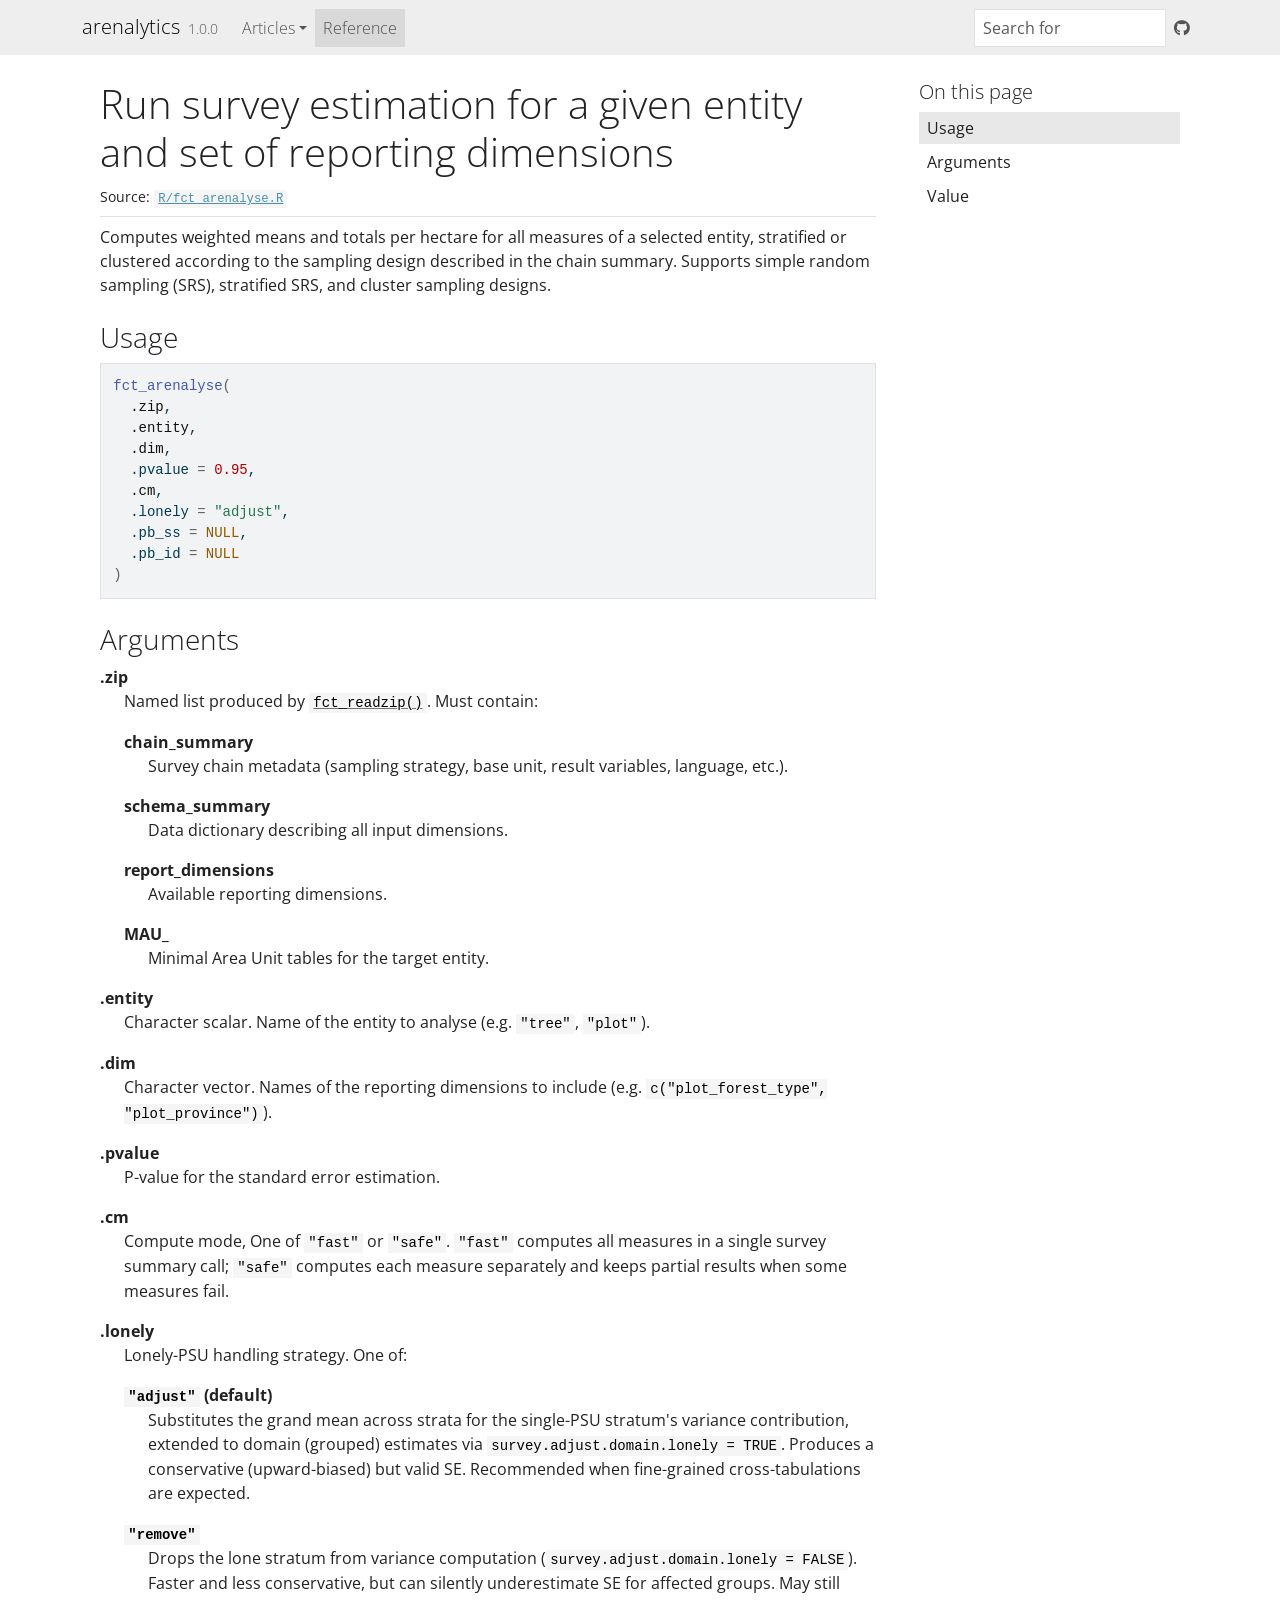
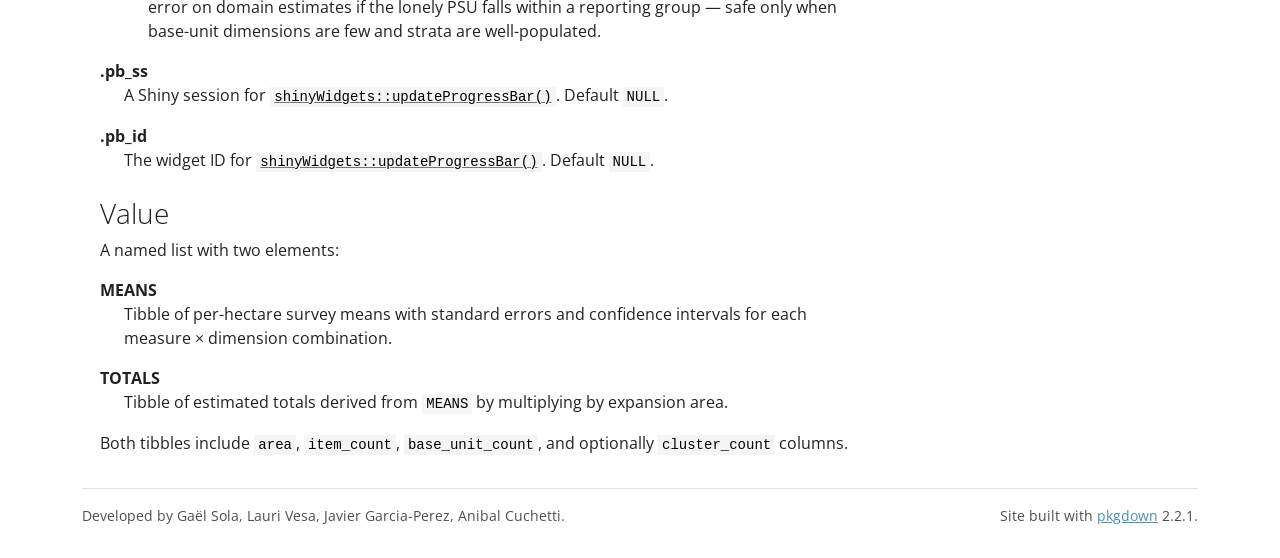
<file: reference/fct_arenalyse.html>
<!DOCTYPE html>
<!-- Generated by pkgdown: do not edit by hand --><html lang="en"><head><meta http-equiv="Content-Type" content="text/html; charset=UTF-8"><meta charset="utf-8"><meta http-equiv="X-UA-Compatible" content="IE=edge"><meta name="viewport" content="width=device-width, initial-scale=1, shrink-to-fit=no"><title>Run survey estimation for a given entity and set of reporting dimensions — fct_arenalyse • arenalytics</title><script src="../deps/jquery-3.6.0/jquery-3.6.0.min.js"></script><meta name="viewport" content="width=device-width, initial-scale=1, shrink-to-fit=no"><link href="../deps/bootstrap-5.3.8/bootstrap.min.css" rel="stylesheet"><script src="../deps/bootstrap-5.3.8/bootstrap.bundle.min.js"></script><link href="../deps/font-awesome-6.5.2/css/all.min.css" rel="stylesheet"><link href="../deps/font-awesome-6.5.2/css/v4-shims.min.css" rel="stylesheet"><script src="../deps/headroom-0.11.0/headroom.min.js"></script><script src="../deps/headroom-0.11.0/jQuery.headroom.min.js"></script><script src="../deps/bootstrap-toc-1.0.1/bootstrap-toc.min.js"></script><script src="../deps/clipboard.js-2.0.11/clipboard.min.js"></script><script src="../deps/search-1.0.0/autocomplete.jquery.min.js"></script><script src="../deps/search-1.0.0/fuse.min.js"></script><script src="../deps/search-1.0.0/mark.min.js"></script><!-- pkgdown --><script src="../pkgdown.js"></script><meta property="og:title" content="Run survey estimation for a given entity and set of reporting dimensions — fct_arenalyse"><meta name="description" content="Computes weighted means and totals per hectare for all measures of a selected
entity, stratified or clustered according to the sampling design described in
the chain summary. Supports simple random sampling (SRS), stratified SRS, and
cluster sampling designs."><meta property="og:description" content="Computes weighted means and totals per hectare for all measures of a selected
entity, stratified or clustered according to the sampling design described in
the chain summary. Supports simple random sampling (SRS), stratified SRS, and
cluster sampling designs."></head><body>
    <a href="#main" class="visually-hidden-focusable">Skip to contents</a>


    <nav class="navbar navbar-expand-lg fixed-top bg-light" data-bs-theme="light" aria-label="Site navigation"><div class="container">

    <a class="navbar-brand me-2" href="../index.html">arenalytics</a>

    <small class="nav-text text-muted me-auto" data-bs-toggle="tooltip" data-bs-placement="bottom" title="">1.0.0</small>


    <button class="navbar-toggler" type="button" data-bs-toggle="collapse" data-bs-target="#navbar" aria-controls="navbar" aria-expanded="false" aria-label="Toggle navigation">
      <span class="navbar-toggler-icon"></span>
    </button>

    <div id="navbar" class="collapse navbar-collapse ms-3">
      <ul class="navbar-nav me-auto"><li class="nav-item dropdown">
  <button class="nav-link dropdown-toggle" type="button" id="dropdown-articles" data-bs-toggle="dropdown" aria-expanded="false" aria-haspopup="true">Articles</button>
  <ul class="dropdown-menu" aria-labelledby="dropdown-articles"><li><hr class="dropdown-divider"></li>
    <li><h6 class="dropdown-header" data-toc-skip>Guides</h6></li>
    <li><a class="dropdown-item" href="../articles/offline-install.html">Installing arenalytics offline</a></li>
  </ul></li>
<li class="active nav-item"><a class="nav-link" href="../reference/index.html">Reference</a></li>
      </ul><ul class="navbar-nav"><li class="nav-item"><form class="form-inline" role="search">
 <input class="form-control" type="search" name="search-input" id="search-input" autocomplete="off" aria-label="Search site" placeholder="Search for" data-search-index="../search.json"></form></li>
<li class="nav-item"><a class="external-link nav-link" href="https://github.com/openforis/arenalytics" aria-label="GitHub"><span class="fa fab fa-github"></span></a></li>
      </ul></div>


  </div>
</nav><div class="container template-reference-topic">
<div class="row">
  <main id="main" class="col-md-9"><div class="page-header">

      <h1>Run survey estimation for a given entity and set of reporting dimensions</h1>
      <small class="dont-index">Source: <a href="https://github.com/openforis/arenalytics/blob/master/R/fct_arenalyse.R" class="external-link"><code>R/fct_arenalyse.R</code></a></small>
      <div class="d-none name"><code>fct_arenalyse.Rd</code></div>
    </div>

    <div class="ref-description section level2">
    <p>Computes weighted means and totals per hectare for all measures of a selected
entity, stratified or clustered according to the sampling design described in
the chain summary. Supports simple random sampling (SRS), stratified SRS, and
cluster sampling designs.</p>
    </div>

    <div class="section level2">
    <h2 id="ref-usage">Usage<a class="anchor" aria-label="anchor" href="#ref-usage"></a></h2>
    <div class="sourceCode"><pre class="sourceCode r"><code><span><span class="fu">fct_arenalyse</span><span class="op">(</span></span>
<span>  <span class="va">.zip</span>,</span>
<span>  <span class="va">.entity</span>,</span>
<span>  <span class="va">.dim</span>,</span>
<span>  .pvalue <span class="op">=</span> <span class="fl">0.95</span>,</span>
<span>  <span class="va">.cm</span>,</span>
<span>  .lonely <span class="op">=</span> <span class="st">"adjust"</span>,</span>
<span>  .pb_ss <span class="op">=</span> <span class="cn">NULL</span>,</span>
<span>  .pb_id <span class="op">=</span> <span class="cn">NULL</span></span>
<span><span class="op">)</span></span></code></pre></div>
    </div>

    <div class="section level2">
    <h2 id="arguments">Arguments<a class="anchor" aria-label="anchor" href="#arguments"></a></h2>


<dl><dt id="arg--zip">.zip<a class="anchor" aria-label="anchor" href="#arg--zip"></a></dt>
<dd><p>Named list produced by <code><a href="fct_readzip.html">fct_readzip()</a></code>. Must contain:</p><dl><dt>chain_summary</dt>
<dd><p>Survey chain metadata (sampling strategy, base unit,
result variables, language, etc.).</p></dd>

<dt>schema_summary</dt>
<dd><p>Data dictionary describing all input dimensions.</p></dd>

<dt>report_dimensions</dt>
<dd><p>Available reporting dimensions.</p></dd>

<dt>MAU_<entity></entity></dt>
<dd><p>Minimal Area Unit tables for the target entity.</p></dd>


</dl></dd>


<dt id="arg--entity">.entity<a class="anchor" aria-label="anchor" href="#arg--entity"></a></dt>
<dd><p>Character scalar. Name of the entity to analyse (e.g.
<code>"tree"</code>, <code>"plot"</code>).</p></dd>


<dt id="arg--dim">.dim<a class="anchor" aria-label="anchor" href="#arg--dim"></a></dt>
<dd><p>Character vector. Names of the reporting dimensions to include
(e.g. <code>c("plot_forest_type", "plot_province")</code>).</p></dd>


<dt id="arg--pvalue">.pvalue<a class="anchor" aria-label="anchor" href="#arg--pvalue"></a></dt>
<dd><p>P-value for the standard error estimation.</p></dd>


<dt id="arg--cm">.cm<a class="anchor" aria-label="anchor" href="#arg--cm"></a></dt>
<dd><p>Compute mode, One of <code>"fast"</code> or <code>"safe"</code>. <code>"fast"</code> computes all
measures in a single survey summary call; <code>"safe"</code> computes each measure
separately and keeps partial results when some measures fail.</p></dd>


<dt id="arg--lonely">.lonely<a class="anchor" aria-label="anchor" href="#arg--lonely"></a></dt>
<dd><p>Lonely-PSU handling strategy. One of:</p><dl><dt><code>"adjust"</code> (default)</dt>
<dd><p>Substitutes the grand mean across strata for
the single-PSU stratum's variance contribution, extended to domain
(grouped) estimates via <code>survey.adjust.domain.lonely = TRUE</code>.
Produces a conservative (upward-biased) but valid SE. Recommended when
fine-grained cross-tabulations are expected.</p></dd>

<dt><code>"remove"</code></dt>
<dd><p>Drops the lone stratum from variance computation
(<code>survey.adjust.domain.lonely = FALSE</code>). Faster and less
conservative, but can silently underestimate SE for affected groups.
May still error on domain estimates if the lonely PSU falls within a
reporting group — safe only when base-unit dimensions are few and
strata are well-populated.</p></dd>


</dl></dd>


<dt id="arg--pb-ss">.pb_ss<a class="anchor" aria-label="anchor" href="#arg--pb-ss"></a></dt>
<dd><p>A Shiny session for <code><a href="https://dreamrs.github.io/shinyWidgets/reference/progress-bar.html" class="external-link">shinyWidgets::updateProgressBar()</a></code>.
Default <code>NULL</code>.</p></dd>


<dt id="arg--pb-id">.pb_id<a class="anchor" aria-label="anchor" href="#arg--pb-id"></a></dt>
<dd><p>The widget ID for <code><a href="https://dreamrs.github.io/shinyWidgets/reference/progress-bar.html" class="external-link">shinyWidgets::updateProgressBar()</a></code>.
Default <code>NULL</code>.</p></dd>

</dl></div>
    <div class="section level2">
    <h2 id="value">Value<a class="anchor" aria-label="anchor" href="#value"></a></h2>
    <p>A named list with two elements:</p><dl><dt>MEANS</dt>
<dd><p>Tibble of per-hectare survey means with standard errors and
confidence intervals for each measure × dimension combination.</p></dd>

<dt>TOTALS</dt>
<dd><p>Tibble of estimated totals derived from <code>MEANS</code> by
multiplying by expansion area.</p></dd>


</dl><p>Both tibbles include <code>area</code>, <code>item_count</code>,
<code>base_unit_count</code>, and optionally <code>cluster_count</code> columns.</p>
    </div>

  </main><aside class="col-md-3"><nav id="toc" aria-label="Table of contents"><h2>On this page</h2>
    </nav></aside></div>


    <footer><div class="pkgdown-footer-left">
  <p>Developed by Gaël Sola, Lauri Vesa, Javier Garcia-Perez, Anibal Cuchetti.</p>
</div>

<div class="pkgdown-footer-right">
  <p>Site built with <a href="https://pkgdown.r-lib.org/" class="external-link">pkgdown</a> 2.2.1.</p>
</div>

    </footer></div>





  </body></html>
</file>
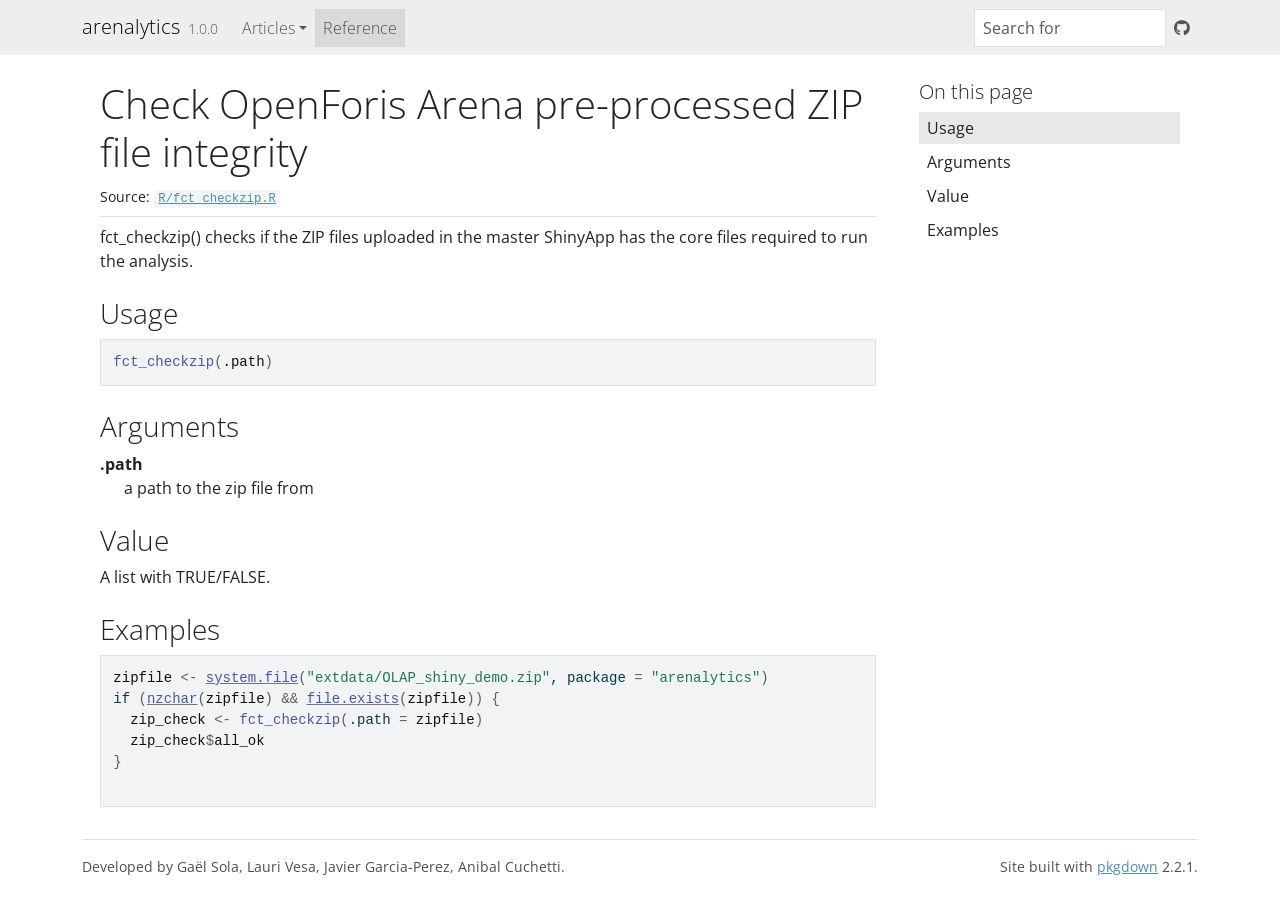
<file: reference/fct_checkzip.html>
<!DOCTYPE html>
<!-- Generated by pkgdown: do not edit by hand --><html lang="en"><head><meta http-equiv="Content-Type" content="text/html; charset=UTF-8"><meta charset="utf-8"><meta http-equiv="X-UA-Compatible" content="IE=edge"><meta name="viewport" content="width=device-width, initial-scale=1, shrink-to-fit=no"><title>Check OpenForis Arena pre-processed ZIP file integrity — fct_checkzip • arenalytics</title><script src="../deps/jquery-3.6.0/jquery-3.6.0.min.js"></script><meta name="viewport" content="width=device-width, initial-scale=1, shrink-to-fit=no"><link href="../deps/bootstrap-5.3.8/bootstrap.min.css" rel="stylesheet"><script src="../deps/bootstrap-5.3.8/bootstrap.bundle.min.js"></script><link href="../deps/font-awesome-6.5.2/css/all.min.css" rel="stylesheet"><link href="../deps/font-awesome-6.5.2/css/v4-shims.min.css" rel="stylesheet"><script src="../deps/headroom-0.11.0/headroom.min.js"></script><script src="../deps/headroom-0.11.0/jQuery.headroom.min.js"></script><script src="../deps/bootstrap-toc-1.0.1/bootstrap-toc.min.js"></script><script src="../deps/clipboard.js-2.0.11/clipboard.min.js"></script><script src="../deps/search-1.0.0/autocomplete.jquery.min.js"></script><script src="../deps/search-1.0.0/fuse.min.js"></script><script src="../deps/search-1.0.0/mark.min.js"></script><!-- pkgdown --><script src="../pkgdown.js"></script><meta property="og:title" content="Check OpenForis Arena pre-processed ZIP file integrity — fct_checkzip"><meta name="description" content="fct_checkzip() checks if the ZIP files uploaded in the master ShinyApp has
the core files required to run the analysis."><meta property="og:description" content="fct_checkzip() checks if the ZIP files uploaded in the master ShinyApp has
the core files required to run the analysis."></head><body>
    <a href="#main" class="visually-hidden-focusable">Skip to contents</a>


    <nav class="navbar navbar-expand-lg fixed-top bg-light" data-bs-theme="light" aria-label="Site navigation"><div class="container">

    <a class="navbar-brand me-2" href="../index.html">arenalytics</a>

    <small class="nav-text text-muted me-auto" data-bs-toggle="tooltip" data-bs-placement="bottom" title="">1.0.0</small>


    <button class="navbar-toggler" type="button" data-bs-toggle="collapse" data-bs-target="#navbar" aria-controls="navbar" aria-expanded="false" aria-label="Toggle navigation">
      <span class="navbar-toggler-icon"></span>
    </button>

    <div id="navbar" class="collapse navbar-collapse ms-3">
      <ul class="navbar-nav me-auto"><li class="nav-item dropdown">
  <button class="nav-link dropdown-toggle" type="button" id="dropdown-articles" data-bs-toggle="dropdown" aria-expanded="false" aria-haspopup="true">Articles</button>
  <ul class="dropdown-menu" aria-labelledby="dropdown-articles"><li><hr class="dropdown-divider"></li>
    <li><h6 class="dropdown-header" data-toc-skip>Guides</h6></li>
    <li><a class="dropdown-item" href="../articles/offline-install.html">Installing arenalytics offline</a></li>
  </ul></li>
<li class="active nav-item"><a class="nav-link" href="../reference/index.html">Reference</a></li>
      </ul><ul class="navbar-nav"><li class="nav-item"><form class="form-inline" role="search">
 <input class="form-control" type="search" name="search-input" id="search-input" autocomplete="off" aria-label="Search site" placeholder="Search for" data-search-index="../search.json"></form></li>
<li class="nav-item"><a class="external-link nav-link" href="https://github.com/openforis/arenalytics" aria-label="GitHub"><span class="fa fab fa-github"></span></a></li>
      </ul></div>


  </div>
</nav><div class="container template-reference-topic">
<div class="row">
  <main id="main" class="col-md-9"><div class="page-header">

      <h1>Check OpenForis Arena pre-processed ZIP file integrity</h1>
      <small class="dont-index">Source: <a href="https://github.com/openforis/arenalytics/blob/master/R/fct_checkzip.R" class="external-link"><code>R/fct_checkzip.R</code></a></small>
      <div class="d-none name"><code>fct_checkzip.Rd</code></div>
    </div>

    <div class="ref-description section level2">
    <p>fct_checkzip() checks if the ZIP files uploaded in the master ShinyApp has
the core files required to run the analysis.</p>
    </div>

    <div class="section level2">
    <h2 id="ref-usage">Usage<a class="anchor" aria-label="anchor" href="#ref-usage"></a></h2>
    <div class="sourceCode"><pre class="sourceCode r"><code><span><span class="fu">fct_checkzip</span><span class="op">(</span><span class="va">.path</span><span class="op">)</span></span></code></pre></div>
    </div>

    <div class="section level2">
    <h2 id="arguments">Arguments<a class="anchor" aria-label="anchor" href="#arguments"></a></h2>


<dl><dt id="arg--path">.path<a class="anchor" aria-label="anchor" href="#arg--path"></a></dt>
<dd><p>a path to the zip file from</p></dd>

</dl></div>
    <div class="section level2">
    <h2 id="value">Value<a class="anchor" aria-label="anchor" href="#value"></a></h2>
    <p>A list with TRUE/FALSE.</p>
    </div>

    <div class="section level2">
    <h2 id="ref-examples">Examples<a class="anchor" aria-label="anchor" href="#ref-examples"></a></h2>
    <div class="sourceCode"><pre class="sourceCode r"><code><span class="r-in"><span><span class="va">zipfile</span> <span class="op">&lt;-</span> <span class="fu"><a href="https://rdrr.io/r/base/system.file.html" class="external-link">system.file</a></span><span class="op">(</span><span class="st">"extdata/OLAP_shiny_demo.zip"</span>, package <span class="op">=</span> <span class="st">"arenalytics"</span><span class="op">)</span></span></span>
<span class="r-in"><span><span class="kw">if</span> <span class="op">(</span><span class="fu"><a href="https://rdrr.io/r/base/nchar.html" class="external-link">nzchar</a></span><span class="op">(</span><span class="va">zipfile</span><span class="op">)</span> <span class="op">&amp;&amp;</span> <span class="fu"><a href="https://rdrr.io/r/base/files.html" class="external-link">file.exists</a></span><span class="op">(</span><span class="va">zipfile</span><span class="op">)</span><span class="op">)</span> <span class="op">{</span></span></span>
<span class="r-in"><span>  <span class="va">zip_check</span> <span class="op">&lt;-</span> <span class="fu">fct_checkzip</span><span class="op">(</span>.path <span class="op">=</span> <span class="va">zipfile</span><span class="op">)</span></span></span>
<span class="r-in"><span>  <span class="va">zip_check</span><span class="op">$</span><span class="va">all_ok</span></span></span>
<span class="r-in"><span><span class="op">}</span></span></span>
<span class="r-in"><span></span></span>
</code></pre></div>
    </div>
  </main><aside class="col-md-3"><nav id="toc" aria-label="Table of contents"><h2>On this page</h2>
    </nav></aside></div>


    <footer><div class="pkgdown-footer-left">
  <p>Developed by Gaël Sola, Lauri Vesa, Javier Garcia-Perez, Anibal Cuchetti.</p>
</div>

<div class="pkgdown-footer-right">
  <p>Site built with <a href="https://pkgdown.r-lib.org/" class="external-link">pkgdown</a> 2.2.1.</p>
</div>

    </footer></div>





  </body></html>
</file>
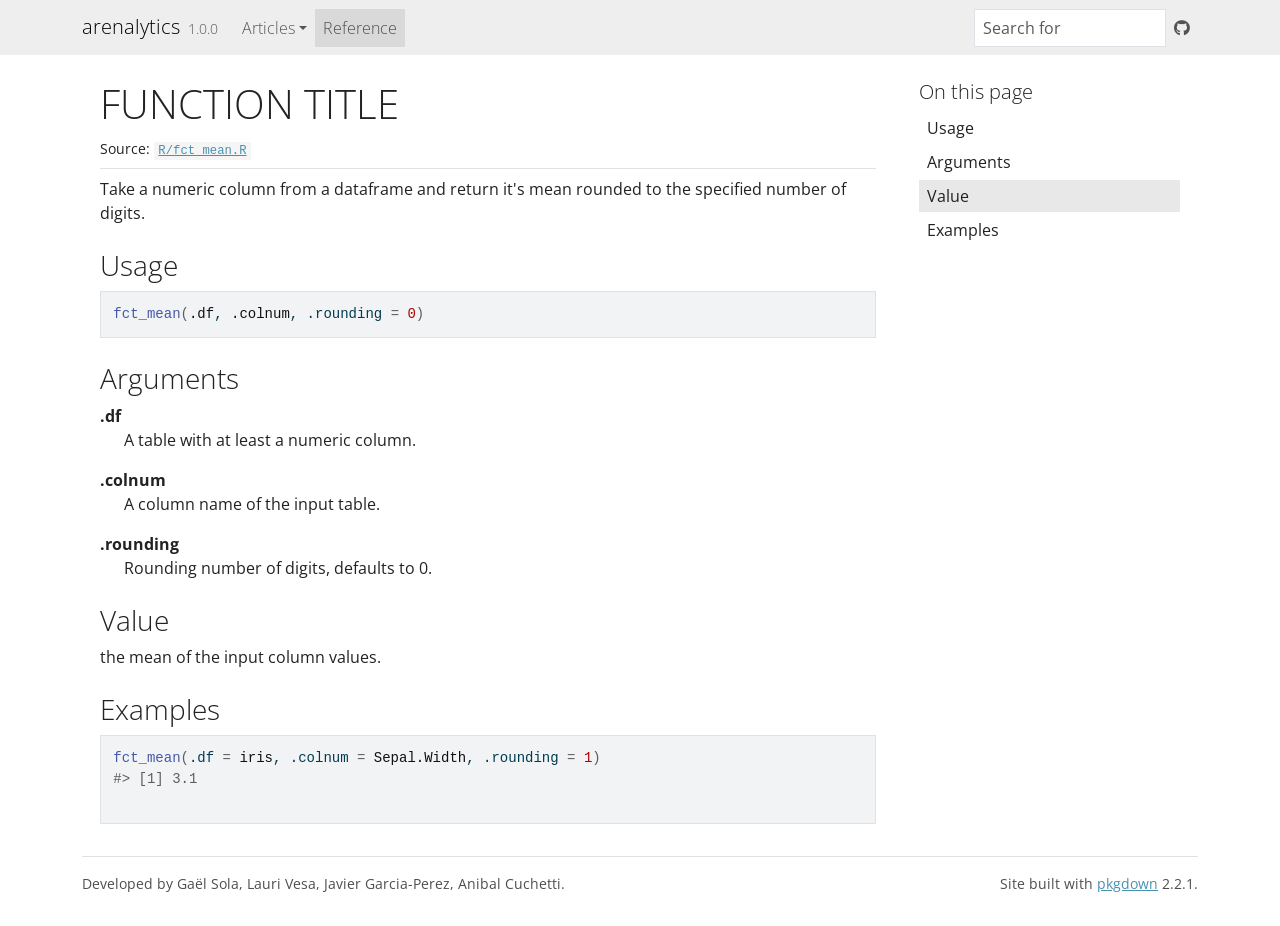
<file: reference/fct_mean.html>
<!DOCTYPE html>
<!-- Generated by pkgdown: do not edit by hand --><html lang="en"><head><meta http-equiv="Content-Type" content="text/html; charset=UTF-8"><meta charset="utf-8"><meta http-equiv="X-UA-Compatible" content="IE=edge"><meta name="viewport" content="width=device-width, initial-scale=1, shrink-to-fit=no"><title>FUNCTION TITLE — fct_mean • arenalytics</title><script src="../deps/jquery-3.6.0/jquery-3.6.0.min.js"></script><meta name="viewport" content="width=device-width, initial-scale=1, shrink-to-fit=no"><link href="../deps/bootstrap-5.3.8/bootstrap.min.css" rel="stylesheet"><script src="../deps/bootstrap-5.3.8/bootstrap.bundle.min.js"></script><link href="../deps/font-awesome-6.5.2/css/all.min.css" rel="stylesheet"><link href="../deps/font-awesome-6.5.2/css/v4-shims.min.css" rel="stylesheet"><script src="../deps/headroom-0.11.0/headroom.min.js"></script><script src="../deps/headroom-0.11.0/jQuery.headroom.min.js"></script><script src="../deps/bootstrap-toc-1.0.1/bootstrap-toc.min.js"></script><script src="../deps/clipboard.js-2.0.11/clipboard.min.js"></script><script src="../deps/search-1.0.0/autocomplete.jquery.min.js"></script><script src="../deps/search-1.0.0/fuse.min.js"></script><script src="../deps/search-1.0.0/mark.min.js"></script><!-- pkgdown --><script src="../pkgdown.js"></script><meta property="og:title" content="FUNCTION TITLE — fct_mean"><meta name="description" content="Take a numeric column from a dataframe and return it's mean rounded
to the specified number of digits."><meta property="og:description" content="Take a numeric column from a dataframe and return it's mean rounded
to the specified number of digits."></head><body>
    <a href="#main" class="visually-hidden-focusable">Skip to contents</a>


    <nav class="navbar navbar-expand-lg fixed-top bg-light" data-bs-theme="light" aria-label="Site navigation"><div class="container">

    <a class="navbar-brand me-2" href="../index.html">arenalytics</a>

    <small class="nav-text text-muted me-auto" data-bs-toggle="tooltip" data-bs-placement="bottom" title="">1.0.0</small>


    <button class="navbar-toggler" type="button" data-bs-toggle="collapse" data-bs-target="#navbar" aria-controls="navbar" aria-expanded="false" aria-label="Toggle navigation">
      <span class="navbar-toggler-icon"></span>
    </button>

    <div id="navbar" class="collapse navbar-collapse ms-3">
      <ul class="navbar-nav me-auto"><li class="nav-item dropdown">
  <button class="nav-link dropdown-toggle" type="button" id="dropdown-articles" data-bs-toggle="dropdown" aria-expanded="false" aria-haspopup="true">Articles</button>
  <ul class="dropdown-menu" aria-labelledby="dropdown-articles"><li><hr class="dropdown-divider"></li>
    <li><h6 class="dropdown-header" data-toc-skip>Guides</h6></li>
    <li><a class="dropdown-item" href="../articles/offline-install.html">Installing arenalytics offline</a></li>
  </ul></li>
<li class="active nav-item"><a class="nav-link" href="../reference/index.html">Reference</a></li>
      </ul><ul class="navbar-nav"><li class="nav-item"><form class="form-inline" role="search">
 <input class="form-control" type="search" name="search-input" id="search-input" autocomplete="off" aria-label="Search site" placeholder="Search for" data-search-index="../search.json"></form></li>
<li class="nav-item"><a class="external-link nav-link" href="https://github.com/openforis/arenalytics" aria-label="GitHub"><span class="fa fab fa-github"></span></a></li>
      </ul></div>


  </div>
</nav><div class="container template-reference-topic">
<div class="row">
  <main id="main" class="col-md-9"><div class="page-header">

      <h1>FUNCTION TITLE</h1>
      <small class="dont-index">Source: <a href="https://github.com/openforis/arenalytics/blob/master/R/fct_mean.R" class="external-link"><code>R/fct_mean.R</code></a></small>
      <div class="d-none name"><code>fct_mean.Rd</code></div>
    </div>

    <div class="ref-description section level2">
    <p>Take a numeric column from a dataframe and return it's mean rounded
to the specified number of digits.</p>
    </div>

    <div class="section level2">
    <h2 id="ref-usage">Usage<a class="anchor" aria-label="anchor" href="#ref-usage"></a></h2>
    <div class="sourceCode"><pre class="sourceCode r"><code><span><span class="fu">fct_mean</span><span class="op">(</span><span class="va">.df</span>, <span class="va">.colnum</span>, .rounding <span class="op">=</span> <span class="fl">0</span><span class="op">)</span></span></code></pre></div>
    </div>

    <div class="section level2">
    <h2 id="arguments">Arguments<a class="anchor" aria-label="anchor" href="#arguments"></a></h2>


<dl><dt id="arg--df">.df<a class="anchor" aria-label="anchor" href="#arg--df"></a></dt>
<dd><p>A table with at least a numeric column.</p></dd>


<dt id="arg--colnum">.colnum<a class="anchor" aria-label="anchor" href="#arg--colnum"></a></dt>
<dd><p>A column name of the input table.</p></dd>


<dt id="arg--rounding">.rounding<a class="anchor" aria-label="anchor" href="#arg--rounding"></a></dt>
<dd><p>Rounding number of digits, defaults to 0.</p></dd>

</dl></div>
    <div class="section level2">
    <h2 id="value">Value<a class="anchor" aria-label="anchor" href="#value"></a></h2>
    <p>the mean of the input column values.</p>
    </div>

    <div class="section level2">
    <h2 id="ref-examples">Examples<a class="anchor" aria-label="anchor" href="#ref-examples"></a></h2>
    <div class="sourceCode"><pre class="sourceCode r"><code><span class="r-in"><span><span class="fu">fct_mean</span><span class="op">(</span>.df <span class="op">=</span> <span class="va">iris</span>, .colnum <span class="op">=</span> <span class="va">Sepal.Width</span>, .rounding <span class="op">=</span> <span class="fl">1</span><span class="op">)</span></span></span>
<span class="r-out co"><span class="r-pr">#&gt;</span> [1] 3.1</span>
<span class="r-in"><span></span></span>
</code></pre></div>
    </div>
  </main><aside class="col-md-3"><nav id="toc" aria-label="Table of contents"><h2>On this page</h2>
    </nav></aside></div>


    <footer><div class="pkgdown-footer-left">
  <p>Developed by Gaël Sola, Lauri Vesa, Javier Garcia-Perez, Anibal Cuchetti.</p>
</div>

<div class="pkgdown-footer-right">
  <p>Site built with <a href="https://pkgdown.r-lib.org/" class="external-link">pkgdown</a> 2.2.1.</p>
</div>

    </footer></div>





  </body></html>
</file>
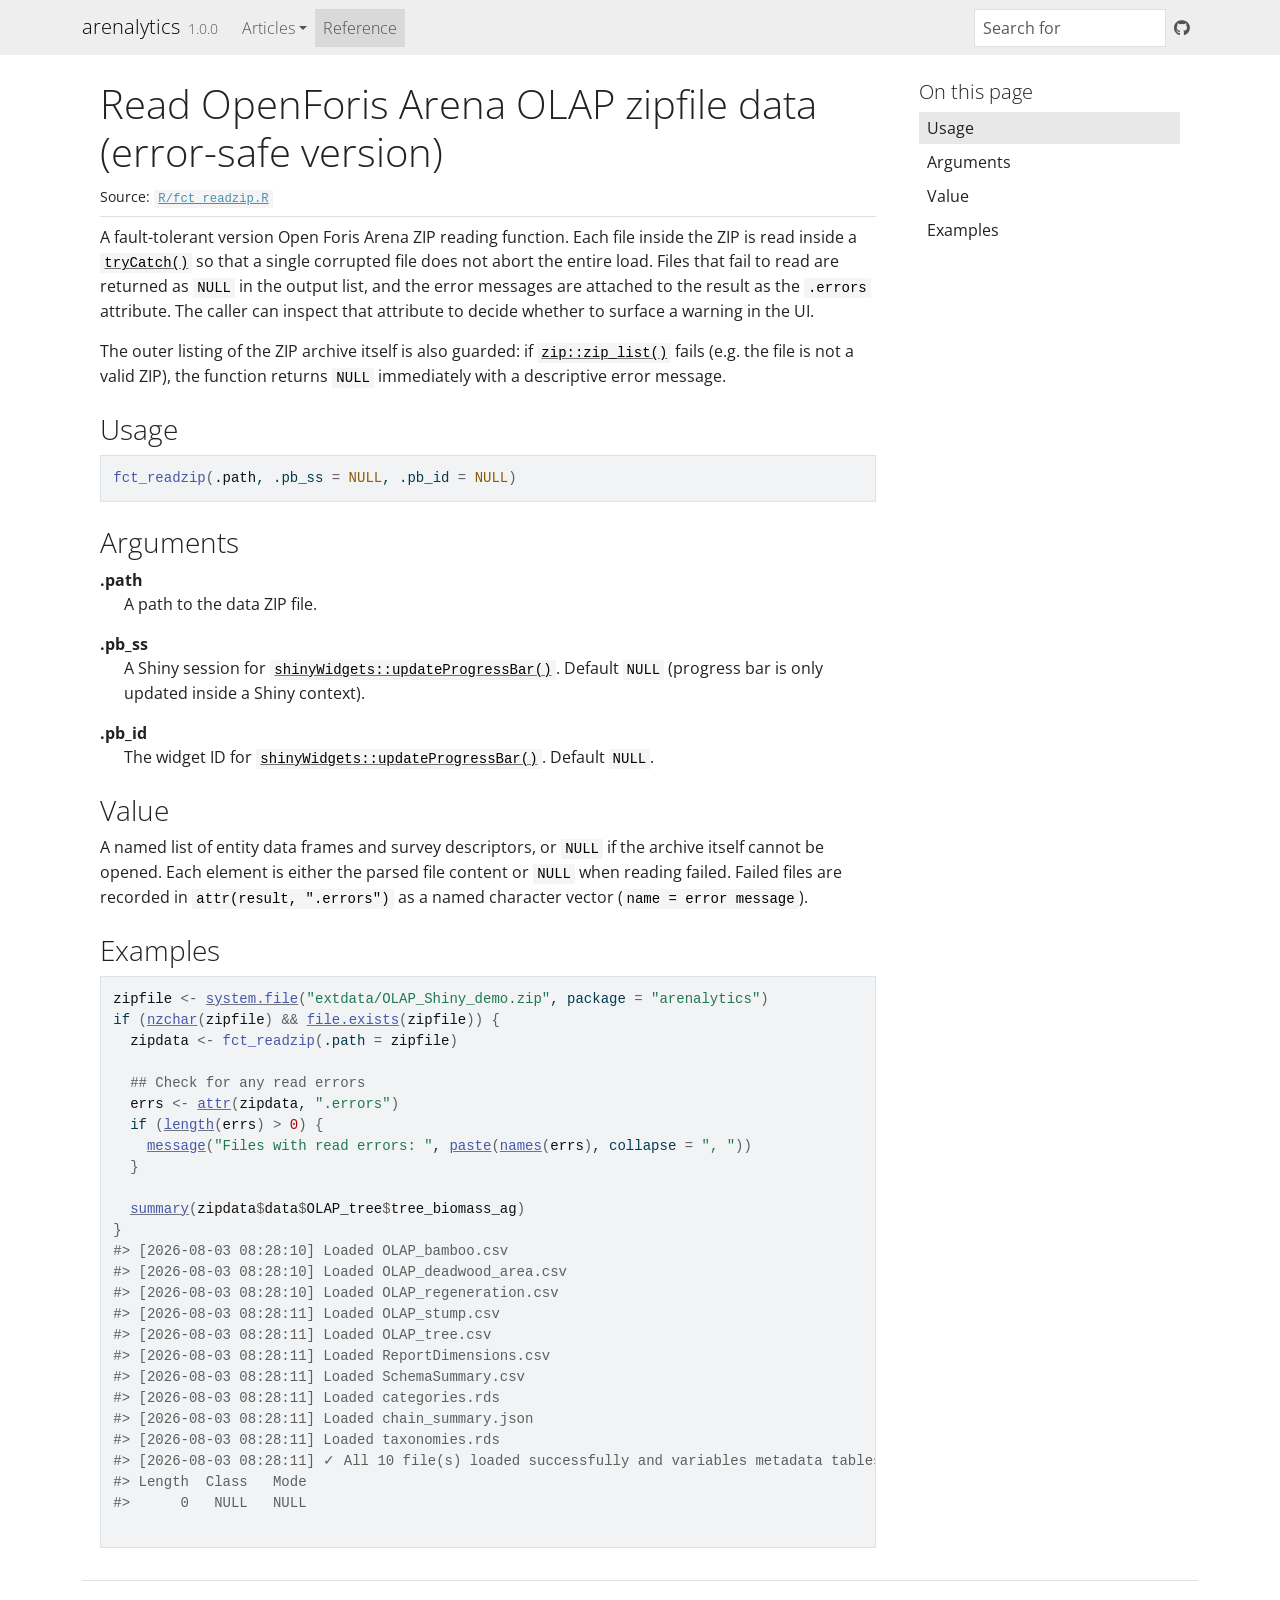
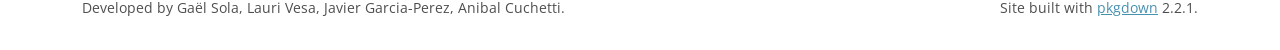
<file: reference/fct_readzip.html>
<!DOCTYPE html>
<!-- Generated by pkgdown: do not edit by hand --><html lang="en"><head><meta http-equiv="Content-Type" content="text/html; charset=UTF-8"><meta charset="utf-8"><meta http-equiv="X-UA-Compatible" content="IE=edge"><meta name="viewport" content="width=device-width, initial-scale=1, shrink-to-fit=no"><title>Read OpenForis Arena OLAP zipfile data (error-safe version) — fct_readzip • arenalytics</title><script src="../deps/jquery-3.6.0/jquery-3.6.0.min.js"></script><meta name="viewport" content="width=device-width, initial-scale=1, shrink-to-fit=no"><link href="../deps/bootstrap-5.3.8/bootstrap.min.css" rel="stylesheet"><script src="../deps/bootstrap-5.3.8/bootstrap.bundle.min.js"></script><link href="../deps/font-awesome-6.5.2/css/all.min.css" rel="stylesheet"><link href="../deps/font-awesome-6.5.2/css/v4-shims.min.css" rel="stylesheet"><script src="../deps/headroom-0.11.0/headroom.min.js"></script><script src="../deps/headroom-0.11.0/jQuery.headroom.min.js"></script><script src="../deps/bootstrap-toc-1.0.1/bootstrap-toc.min.js"></script><script src="../deps/clipboard.js-2.0.11/clipboard.min.js"></script><script src="../deps/search-1.0.0/autocomplete.jquery.min.js"></script><script src="../deps/search-1.0.0/fuse.min.js"></script><script src="../deps/search-1.0.0/mark.min.js"></script><!-- pkgdown --><script src="../pkgdown.js"></script><meta property="og:title" content="Read OpenForis Arena OLAP zipfile data (error-safe version) — fct_readzip"><meta name="description" content="A fault-tolerant version Open Foris Arena ZIP reading function. Each file inside
the ZIP is read inside a tryCatch() so that a single corrupted file does
not abort the entire load. Files that fail to read are returned as NULL
in the output list, and the error messages are attached to the result as
the .errors attribute. The caller can inspect that attribute to decide
whether to surface a warning in the UI.
The outer listing of the ZIP archive itself is also guarded: if
zip::zip_list() fails (e.g. the file is not a valid ZIP), the function
returns NULL immediately with a descriptive error message."><meta property="og:description" content="A fault-tolerant version Open Foris Arena ZIP reading function. Each file inside
the ZIP is read inside a tryCatch() so that a single corrupted file does
not abort the entire load. Files that fail to read are returned as NULL
in the output list, and the error messages are attached to the result as
the .errors attribute. The caller can inspect that attribute to decide
whether to surface a warning in the UI.
The outer listing of the ZIP archive itself is also guarded: if
zip::zip_list() fails (e.g. the file is not a valid ZIP), the function
returns NULL immediately with a descriptive error message."></head><body>
    <a href="#main" class="visually-hidden-focusable">Skip to contents</a>


    <nav class="navbar navbar-expand-lg fixed-top bg-light" data-bs-theme="light" aria-label="Site navigation"><div class="container">

    <a class="navbar-brand me-2" href="../index.html">arenalytics</a>

    <small class="nav-text text-muted me-auto" data-bs-toggle="tooltip" data-bs-placement="bottom" title="">1.0.0</small>


    <button class="navbar-toggler" type="button" data-bs-toggle="collapse" data-bs-target="#navbar" aria-controls="navbar" aria-expanded="false" aria-label="Toggle navigation">
      <span class="navbar-toggler-icon"></span>
    </button>

    <div id="navbar" class="collapse navbar-collapse ms-3">
      <ul class="navbar-nav me-auto"><li class="nav-item dropdown">
  <button class="nav-link dropdown-toggle" type="button" id="dropdown-articles" data-bs-toggle="dropdown" aria-expanded="false" aria-haspopup="true">Articles</button>
  <ul class="dropdown-menu" aria-labelledby="dropdown-articles"><li><hr class="dropdown-divider"></li>
    <li><h6 class="dropdown-header" data-toc-skip>Guides</h6></li>
    <li><a class="dropdown-item" href="../articles/offline-install.html">Installing arenalytics offline</a></li>
  </ul></li>
<li class="active nav-item"><a class="nav-link" href="../reference/index.html">Reference</a></li>
      </ul><ul class="navbar-nav"><li class="nav-item"><form class="form-inline" role="search">
 <input class="form-control" type="search" name="search-input" id="search-input" autocomplete="off" aria-label="Search site" placeholder="Search for" data-search-index="../search.json"></form></li>
<li class="nav-item"><a class="external-link nav-link" href="https://github.com/openforis/arenalytics" aria-label="GitHub"><span class="fa fab fa-github"></span></a></li>
      </ul></div>


  </div>
</nav><div class="container template-reference-topic">
<div class="row">
  <main id="main" class="col-md-9"><div class="page-header">

      <h1>Read OpenForis Arena OLAP zipfile data (error-safe version)</h1>
      <small class="dont-index">Source: <a href="https://github.com/openforis/arenalytics/blob/master/R/fct_readzip.R" class="external-link"><code>R/fct_readzip.R</code></a></small>
      <div class="d-none name"><code>fct_readzip.Rd</code></div>
    </div>

    <div class="ref-description section level2">
    <p>A fault-tolerant version Open Foris Arena ZIP reading function. Each file inside
the ZIP is read inside a <code><a href="https://rdrr.io/r/base/conditions.html" class="external-link">tryCatch()</a></code> so that a single corrupted file does
not abort the entire load. Files that fail to read are returned as <code>NULL</code>
in the output list, and the error messages are attached to the result as
the <code>.errors</code> attribute. The caller can inspect that attribute to decide
whether to surface a warning in the UI.</p>
<p>The outer listing of the ZIP archive itself is also guarded: if
<code><a href="https://r-lib.github.io/zip/reference/zip_list.html" class="external-link">zip::zip_list()</a></code> fails (e.g. the file is not a valid ZIP), the function
returns <code>NULL</code> immediately with a descriptive error message.</p>
    </div>

    <div class="section level2">
    <h2 id="ref-usage">Usage<a class="anchor" aria-label="anchor" href="#ref-usage"></a></h2>
    <div class="sourceCode"><pre class="sourceCode r"><code><span><span class="fu">fct_readzip</span><span class="op">(</span><span class="va">.path</span>, .pb_ss <span class="op">=</span> <span class="cn">NULL</span>, .pb_id <span class="op">=</span> <span class="cn">NULL</span><span class="op">)</span></span></code></pre></div>
    </div>

    <div class="section level2">
    <h2 id="arguments">Arguments<a class="anchor" aria-label="anchor" href="#arguments"></a></h2>


<dl><dt id="arg--path">.path<a class="anchor" aria-label="anchor" href="#arg--path"></a></dt>
<dd><p>A path to the data ZIP file.</p></dd>


<dt id="arg--pb-ss">.pb_ss<a class="anchor" aria-label="anchor" href="#arg--pb-ss"></a></dt>
<dd><p>A Shiny session for <code><a href="https://dreamrs.github.io/shinyWidgets/reference/progress-bar.html" class="external-link">shinyWidgets::updateProgressBar()</a></code>.
Default <code>NULL</code> (progress bar is only updated inside a Shiny context).</p></dd>


<dt id="arg--pb-id">.pb_id<a class="anchor" aria-label="anchor" href="#arg--pb-id"></a></dt>
<dd><p>The widget ID for <code><a href="https://dreamrs.github.io/shinyWidgets/reference/progress-bar.html" class="external-link">shinyWidgets::updateProgressBar()</a></code>.
Default <code>NULL</code>.</p></dd>

</dl></div>
    <div class="section level2">
    <h2 id="value">Value<a class="anchor" aria-label="anchor" href="#value"></a></h2>
    <p>A named list of entity data frames and survey descriptors, or
<code>NULL</code> if the archive itself cannot be opened. Each element is either the
parsed file content or <code>NULL</code> when reading failed. Failed files are
recorded in <code>attr(result, ".errors")</code> as a named character vector
(<code>name = error message</code>).</p>
    </div>

    <div class="section level2">
    <h2 id="ref-examples">Examples<a class="anchor" aria-label="anchor" href="#ref-examples"></a></h2>
    <div class="sourceCode"><pre class="sourceCode r"><code><span class="r-in"><span><span class="va">zipfile</span> <span class="op">&lt;-</span> <span class="fu"><a href="https://rdrr.io/r/base/system.file.html" class="external-link">system.file</a></span><span class="op">(</span><span class="st">"extdata/OLAP_Shiny_demo.zip"</span>, package <span class="op">=</span> <span class="st">"arenalytics"</span><span class="op">)</span></span></span>
<span class="r-in"><span><span class="kw">if</span> <span class="op">(</span><span class="fu"><a href="https://rdrr.io/r/base/nchar.html" class="external-link">nzchar</a></span><span class="op">(</span><span class="va">zipfile</span><span class="op">)</span> <span class="op">&amp;&amp;</span> <span class="fu"><a href="https://rdrr.io/r/base/files.html" class="external-link">file.exists</a></span><span class="op">(</span><span class="va">zipfile</span><span class="op">)</span><span class="op">)</span> <span class="op">{</span></span></span>
<span class="r-in"><span>  <span class="va">zipdata</span> <span class="op">&lt;-</span> <span class="fu">fct_readzip</span><span class="op">(</span>.path <span class="op">=</span> <span class="va">zipfile</span><span class="op">)</span></span></span>
<span class="r-in"><span></span></span>
<span class="r-in"><span>  <span class="co">## Check for any read errors</span></span></span>
<span class="r-in"><span>  <span class="va">errs</span> <span class="op">&lt;-</span> <span class="fu"><a href="https://rdrr.io/r/base/attr.html" class="external-link">attr</a></span><span class="op">(</span><span class="va">zipdata</span>, <span class="st">".errors"</span><span class="op">)</span></span></span>
<span class="r-in"><span>  <span class="kw">if</span> <span class="op">(</span><span class="fu"><a href="https://rdrr.io/r/base/length.html" class="external-link">length</a></span><span class="op">(</span><span class="va">errs</span><span class="op">)</span> <span class="op">&gt;</span> <span class="fl">0</span><span class="op">)</span> <span class="op">{</span></span></span>
<span class="r-in"><span>    <span class="fu"><a href="https://rdrr.io/r/base/message.html" class="external-link">message</a></span><span class="op">(</span><span class="st">"Files with read errors: "</span>, <span class="fu"><a href="https://rdrr.io/r/base/paste.html" class="external-link">paste</a></span><span class="op">(</span><span class="fu"><a href="https://rdrr.io/r/base/names.html" class="external-link">names</a></span><span class="op">(</span><span class="va">errs</span><span class="op">)</span>, collapse <span class="op">=</span> <span class="st">", "</span><span class="op">)</span><span class="op">)</span></span></span>
<span class="r-in"><span>  <span class="op">}</span></span></span>
<span class="r-in"><span></span></span>
<span class="r-in"><span>  <span class="fu"><a href="https://rdrr.io/r/base/summary.html" class="external-link">summary</a></span><span class="op">(</span><span class="va">zipdata</span><span class="op">$</span><span class="va">data</span><span class="op">$</span><span class="va">OLAP_tree</span><span class="op">$</span><span class="va">tree_biomass_ag</span><span class="op">)</span></span></span>
<span class="r-in"><span><span class="op">}</span></span></span>
<span class="r-msg co"><span class="r-pr">#&gt;</span> [2026-08-03 08:28:10] Loaded OLAP_bamboo.csv</span>
<span class="r-msg co"><span class="r-pr">#&gt;</span> [2026-08-03 08:28:10] Loaded OLAP_deadwood_area.csv</span>
<span class="r-msg co"><span class="r-pr">#&gt;</span> [2026-08-03 08:28:10] Loaded OLAP_regeneration.csv</span>
<span class="r-msg co"><span class="r-pr">#&gt;</span> [2026-08-03 08:28:11] Loaded OLAP_stump.csv</span>
<span class="r-msg co"><span class="r-pr">#&gt;</span> [2026-08-03 08:28:11] Loaded OLAP_tree.csv</span>
<span class="r-msg co"><span class="r-pr">#&gt;</span> [2026-08-03 08:28:11] Loaded ReportDimensions.csv</span>
<span class="r-msg co"><span class="r-pr">#&gt;</span> [2026-08-03 08:28:11] Loaded SchemaSummary.csv</span>
<span class="r-msg co"><span class="r-pr">#&gt;</span> [2026-08-03 08:28:11] Loaded categories.rds</span>
<span class="r-msg co"><span class="r-pr">#&gt;</span> [2026-08-03 08:28:11] Loaded chain_summary.json</span>
<span class="r-msg co"><span class="r-pr">#&gt;</span> [2026-08-03 08:28:11] Loaded taxonomies.rds</span>
<span class="r-msg co"><span class="r-pr">#&gt;</span> [2026-08-03 08:28:11] ✓ All 10 file(s) loaded successfully and variables metadata tables built.</span>
<span class="r-out co"><span class="r-pr">#&gt;</span> Length  Class   Mode </span>
<span class="r-out co"><span class="r-pr">#&gt;</span>      0   NULL   NULL </span>
<span class="r-in"><span></span></span>
</code></pre></div>
    </div>
  </main><aside class="col-md-3"><nav id="toc" aria-label="Table of contents"><h2>On this page</h2>
    </nav></aside></div>


    <footer><div class="pkgdown-footer-left">
  <p>Developed by Gaël Sola, Lauri Vesa, Javier Garcia-Perez, Anibal Cuchetti.</p>
</div>

<div class="pkgdown-footer-right">
  <p>Site built with <a href="https://pkgdown.r-lib.org/" class="external-link">pkgdown</a> 2.2.1.</p>
</div>

    </footer></div>





  </body></html>
</file>
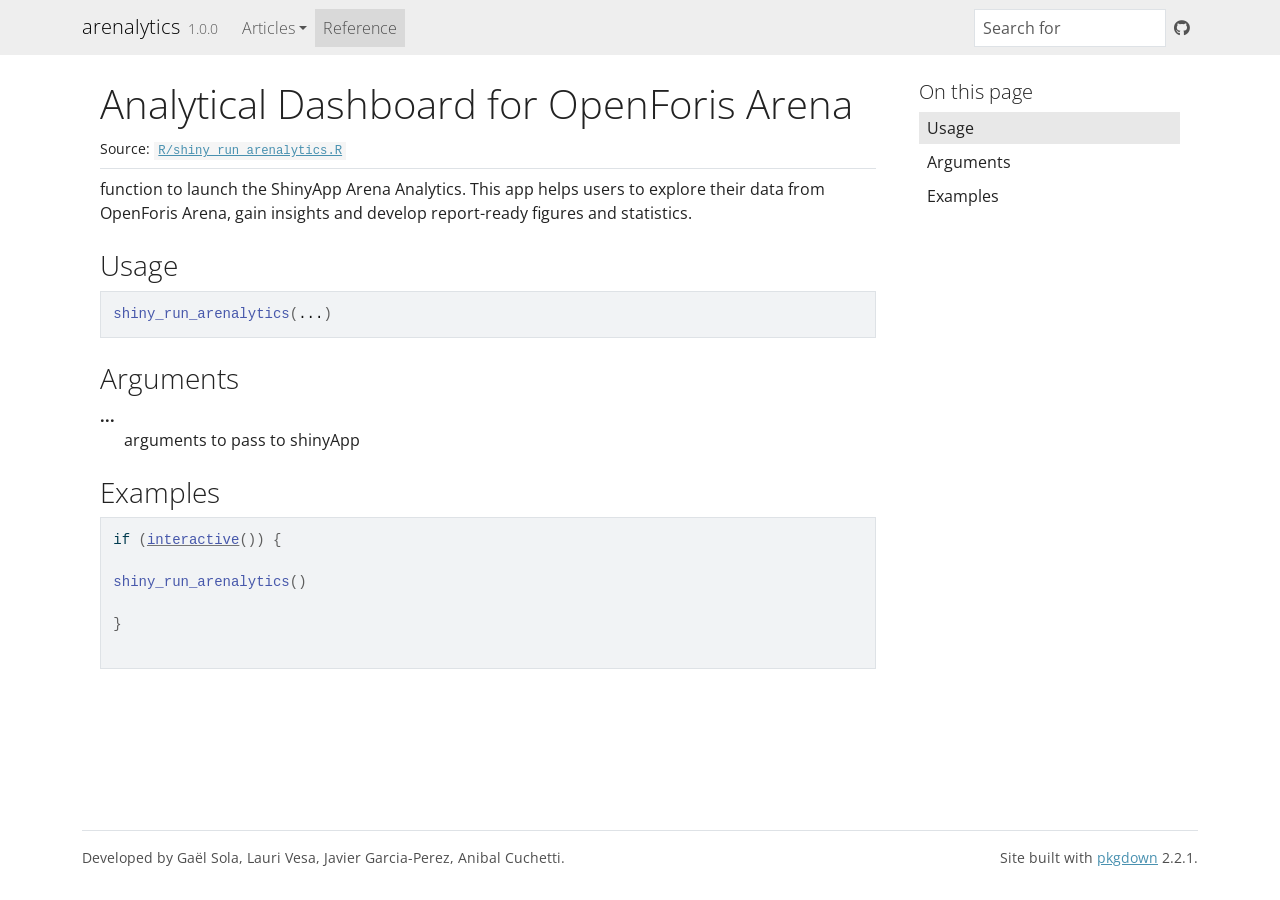
<file: reference/shiny_run_arenalytics.html>
<!DOCTYPE html>
<!-- Generated by pkgdown: do not edit by hand --><html lang="en"><head><meta http-equiv="Content-Type" content="text/html; charset=UTF-8"><meta charset="utf-8"><meta http-equiv="X-UA-Compatible" content="IE=edge"><meta name="viewport" content="width=device-width, initial-scale=1, shrink-to-fit=no"><title>Analytical Dashboard for OpenForis Arena — shiny_run_arenalytics • arenalytics</title><script src="../deps/jquery-3.6.0/jquery-3.6.0.min.js"></script><meta name="viewport" content="width=device-width, initial-scale=1, shrink-to-fit=no"><link href="../deps/bootstrap-5.3.8/bootstrap.min.css" rel="stylesheet"><script src="../deps/bootstrap-5.3.8/bootstrap.bundle.min.js"></script><link href="../deps/font-awesome-6.5.2/css/all.min.css" rel="stylesheet"><link href="../deps/font-awesome-6.5.2/css/v4-shims.min.css" rel="stylesheet"><script src="../deps/headroom-0.11.0/headroom.min.js"></script><script src="../deps/headroom-0.11.0/jQuery.headroom.min.js"></script><script src="../deps/bootstrap-toc-1.0.1/bootstrap-toc.min.js"></script><script src="../deps/clipboard.js-2.0.11/clipboard.min.js"></script><script src="../deps/search-1.0.0/autocomplete.jquery.min.js"></script><script src="../deps/search-1.0.0/fuse.min.js"></script><script src="../deps/search-1.0.0/mark.min.js"></script><!-- pkgdown --><script src="../pkgdown.js"></script><meta property="og:title" content="Analytical Dashboard for OpenForis Arena — shiny_run_arenalytics"><meta name="description" content="function to launch the ShinyApp Arena Analytics. This app helps users to explore
their data from OpenForis Arena, gain insights and develop report-ready figures and
statistics."><meta property="og:description" content="function to launch the ShinyApp Arena Analytics. This app helps users to explore
their data from OpenForis Arena, gain insights and develop report-ready figures and
statistics."></head><body>
    <a href="#main" class="visually-hidden-focusable">Skip to contents</a>


    <nav class="navbar navbar-expand-lg fixed-top bg-light" data-bs-theme="light" aria-label="Site navigation"><div class="container">

    <a class="navbar-brand me-2" href="../index.html">arenalytics</a>

    <small class="nav-text text-muted me-auto" data-bs-toggle="tooltip" data-bs-placement="bottom" title="">1.0.0</small>


    <button class="navbar-toggler" type="button" data-bs-toggle="collapse" data-bs-target="#navbar" aria-controls="navbar" aria-expanded="false" aria-label="Toggle navigation">
      <span class="navbar-toggler-icon"></span>
    </button>

    <div id="navbar" class="collapse navbar-collapse ms-3">
      <ul class="navbar-nav me-auto"><li class="nav-item dropdown">
  <button class="nav-link dropdown-toggle" type="button" id="dropdown-articles" data-bs-toggle="dropdown" aria-expanded="false" aria-haspopup="true">Articles</button>
  <ul class="dropdown-menu" aria-labelledby="dropdown-articles"><li><hr class="dropdown-divider"></li>
    <li><h6 class="dropdown-header" data-toc-skip>Guides</h6></li>
    <li><a class="dropdown-item" href="../articles/offline-install.html">Installing arenalytics offline</a></li>
  </ul></li>
<li class="active nav-item"><a class="nav-link" href="../reference/index.html">Reference</a></li>
      </ul><ul class="navbar-nav"><li class="nav-item"><form class="form-inline" role="search">
 <input class="form-control" type="search" name="search-input" id="search-input" autocomplete="off" aria-label="Search site" placeholder="Search for" data-search-index="../search.json"></form></li>
<li class="nav-item"><a class="external-link nav-link" href="https://github.com/openforis/arenalytics" aria-label="GitHub"><span class="fa fab fa-github"></span></a></li>
      </ul></div>


  </div>
</nav><div class="container template-reference-topic">
<div class="row">
  <main id="main" class="col-md-9"><div class="page-header">

      <h1>Analytical Dashboard for OpenForis Arena</h1>
      <small class="dont-index">Source: <a href="https://github.com/openforis/arenalytics/blob/master/R/shiny_run_arenalytics.R" class="external-link"><code>R/shiny_run_arenalytics.R</code></a></small>
      <div class="d-none name"><code>shiny_run_arenalytics.Rd</code></div>
    </div>

    <div class="ref-description section level2">
    <p>function to launch the ShinyApp Arena Analytics. This app helps users to explore
their data from OpenForis Arena, gain insights and develop report-ready figures and
statistics.</p>
    </div>

    <div class="section level2">
    <h2 id="ref-usage">Usage<a class="anchor" aria-label="anchor" href="#ref-usage"></a></h2>
    <div class="sourceCode"><pre class="sourceCode r"><code><span><span class="fu">shiny_run_arenalytics</span><span class="op">(</span><span class="va">...</span><span class="op">)</span></span></code></pre></div>
    </div>

    <div class="section level2">
    <h2 id="arguments">Arguments<a class="anchor" aria-label="anchor" href="#arguments"></a></h2>


<dl><dt id="arg--">...<a class="anchor" aria-label="anchor" href="#arg--"></a></dt>
<dd><p>arguments to pass to shinyApp</p></dd>

</dl></div>

    <div class="section level2">
    <h2 id="ref-examples">Examples<a class="anchor" aria-label="anchor" href="#ref-examples"></a></h2>
    <div class="sourceCode"><pre class="sourceCode r"><code><span class="r-in"><span><span class="kw">if</span> <span class="op">(</span><span class="fu"><a href="https://rdrr.io/r/base/interactive.html" class="external-link">interactive</a></span><span class="op">(</span><span class="op">)</span><span class="op">)</span> <span class="op">{</span></span></span>
<span class="r-in"><span></span></span>
<span class="r-in"><span><span class="fu">shiny_run_arenalytics</span><span class="op">(</span><span class="op">)</span></span></span>
<span class="r-in"><span></span></span>
<span class="r-in"><span><span class="op">}</span></span></span>
<span class="r-in"><span></span></span>
</code></pre></div>
    </div>
  </main><aside class="col-md-3"><nav id="toc" aria-label="Table of contents"><h2>On this page</h2>
    </nav></aside></div>


    <footer><div class="pkgdown-footer-left">
  <p>Developed by Gaël Sola, Lauri Vesa, Javier Garcia-Perez, Anibal Cuchetti.</p>
</div>

<div class="pkgdown-footer-right">
  <p>Site built with <a href="https://pkgdown.r-lib.org/" class="external-link">pkgdown</a> 2.2.1.</p>
</div>

    </footer></div>





  </body></html>
</file>
<file: deps/font-awesome-6.5.2/css/v4-shims.min.css>
/*!
 * Font Awesome Free 6.5.2 by @fontawesome - https://fontawesome.com
 * License - https://fontawesome.com/license/free (Icons: CC BY 4.0, Fonts: SIL OFL 1.1, Code: MIT License)
 * Copyright 2024 Fonticons, Inc.
 */
.fa.fa-glass:before{content:"\f000"}.fa.fa-envelope-o{font-family:"Font Awesome 6 Free";font-weight:400}.fa.fa-envelope-o:before{content:"\f0e0"}.fa.fa-star-o{font-family:"Font Awesome 6 Free";font-weight:400}.fa.fa-star-o:before{content:"\f005"}.fa.fa-close:before,.fa.fa-remove:before{content:"\f00d"}.fa.fa-gear:before{content:"\f013"}.fa.fa-trash-o{font-family:"Font Awesome 6 Free";font-weight:400}.fa.fa-trash-o:before{content:"\f2ed"}.fa.fa-home:before{content:"\f015"}.fa.fa-file-o{font-family:"Font Awesome 6 Free";font-weight:400}.fa.fa-file-o:before{content:"\f15b"}.fa.fa-clock-o{font-family:"Font Awesome 6 Free";font-weight:400}.fa.fa-clock-o:before{content:"\f017"}.fa.fa-arrow-circle-o-down{font-family:"Font Awesome 6 Free";font-weight:400}.fa.fa-arrow-circle-o-down:before{content:"\f358"}.fa.fa-arrow-circle-o-up{font-family:"Font Awesome 6 Free";font-weight:400}.fa.fa-arrow-circle-o-up:before{content:"\f35b"}.fa.fa-play-circle-o{font-family:"Font Awesome 6 Free";font-weight:400}.fa.fa-play-circle-o:before{content:"\f144"}.fa.fa-repeat:before,.fa.fa-rotate-right:before{content:"\f01e"}.fa.fa-refresh:before{content:"\f021"}.fa.fa-list-alt{font-family:"Font Awesome 6 Free";font-weight:400}.fa.fa-list-alt:before{content:"\f022"}.fa.fa-dedent:before{content:"\f03b"}.fa.fa-video-camera:before{content:"\f03d"}.fa.fa-picture-o{font-family:"Font Awesome 6 Free";font-weight:400}.fa.fa-picture-o:before{content:"\f03e"}.fa.fa-photo{font-family:"Font Awesome 6 Free";font-weight:400}.fa.fa-photo:before{content:"\f03e"}.fa.fa-image{font-family:"Font Awesome 6 Free";font-weight:400}.fa.fa-image:before{content:"\f03e"}.fa.fa-map-marker:before{content:"\f3c5"}.fa.fa-pencil-square-o{font-family:"Font Awesome 6 Free";font-weight:400}.fa.fa-pencil-square-o:before{content:"\f044"}.fa.fa-edit{font-family:"Font Awesome 6 Free";font-weight:400}.fa.fa-edit:before{content:"\f044"}.fa.fa-share-square-o:before{content:"\f14d"}.fa.fa-check-square-o{font-family:"Font Awesome 6 Free";font-weight:400}.fa.fa-check-square-o:before{content:"\f14a"}.fa.fa-arrows:before{content:"\f0b2"}.fa.fa-times-circle-o{font-family:"Font Awesome 6 Free";font-weight:400}.fa.fa-times-circle-o:before{content:"\f057"}.fa.fa-check-circle-o{font-family:"Font Awesome 6 Free";font-weight:400}.fa.fa-check-circle-o:before{content:"\f058"}.fa.fa-mail-forward:before{content:"\f064"}.fa.fa-expand:before{content:"\f424"}.fa.fa-compress:before{content:"\f422"}.fa.fa-eye,.fa.fa-eye-slash{font-family:"Font Awesome 6 Free";font-weight:400}.fa.fa-warning:before{content:"\f071"}.fa.fa-calendar:before{content:"\f073"}.fa.fa-arrows-v:before{content:"\f338"}.fa.fa-arrows-h:before{content:"\f337"}.fa.fa-bar-chart-o:before,.fa.fa-bar-chart:before{content:"\e0e3"}.fa.fa-twitter-square{font-family:"Font Awesome 6 Brands";font-weight:400}.fa.fa-twitter-square:before{content:"\f081"}.fa.fa-facebook-square{font-family:"Font Awesome 6 Brands";font-weight:400}.fa.fa-facebook-square:before{content:"\f082"}.fa.fa-gears:before{content:"\f085"}.fa.fa-thumbs-o-up{font-family:"Font Awesome 6 Free";font-weight:400}.fa.fa-thumbs-o-up:before{content:"\f164"}.fa.fa-thumbs-o-down{font-family:"Font Awesome 6 Free";font-weight:400}.fa.fa-thumbs-o-down:before{content:"\f165"}.fa.fa-heart-o{font-family:"Font Awesome 6 Free";font-weight:400}.fa.fa-heart-o:before{content:"\f004"}.fa.fa-sign-out:before{content:"\f2f5"}.fa.fa-linkedin-square{font-family:"Font Awesome 6 Brands";font-weight:400}.fa.fa-linkedin-square:before{content:"\f08c"}.fa.fa-thumb-tack:before{content:"\f08d"}.fa.fa-external-link:before{content:"\f35d"}.fa.fa-sign-in:before{content:"\f2f6"}.fa.fa-github-square{font-family:"Font Awesome 6 Brands";font-weight:400}.fa.fa-github-square:before{content:"\f092"}.fa.fa-lemon-o{font-family:"Font Awesome 6 Free";font-weight:400}.fa.fa-lemon-o:before{content:"\f094"}.fa.fa-square-o{font-family:"Font Awesome 6 Free";font-weight:400}.fa.fa-square-o:before{content:"\f0c8"}.fa.fa-bookmark-o{font-family:"Font Awesome 6 Free";font-weight:400}.fa.fa-bookmark-o:before{content:"\f02e"}.fa.fa-facebook,.fa.fa-twitter{font-family:"Font Awesome 6 Brands";font-weight:400}.fa.fa-facebook:before{content:"\f39e"}.fa.fa-facebook-f{font-family:"Font Awesome 6 Brands";font-weight:400}.fa.fa-facebook-f:before{content:"\f39e"}.fa.fa-github{font-family:"Font Awesome 6 Brands";font-weight:400}.fa.fa-credit-card{font-family:"Font Awesome 6 Free";font-weight:400}.fa.fa-feed:before{content:"\f09e"}.fa.fa-hdd-o{font-family:"Font Awesome 6 Free";font-weight:400}.fa.fa-hdd-o:before{content:"\f0a0"}.fa.fa-hand-o-right{font-family:"Font Awesome 6 Free";font-weight:400}.fa.fa-hand-o-right:before{content:"\f0a4"}.fa.fa-hand-o-left{font-family:"Font Awesome 6 Free";font-weight:400}.fa.fa-hand-o-left:before{content:"\f0a5"}.fa.fa-hand-o-up{font-family:"Font Awesome 6 Free";font-weight:400}.fa.fa-hand-o-up:before{content:"\f0a6"}.fa.fa-hand-o-down{font-family:"Font Awesome 6 Free";font-weight:400}.fa.fa-hand-o-down:before{content:"\f0a7"}.fa.fa-globe:before{content:"\f57d"}.fa.fa-tasks:before{content:"\f828"}.fa.fa-arrows-alt:before{content:"\f31e"}.fa.fa-group:before{content:"\f0c0"}.fa.fa-chain:before{content:"\f0c1"}.fa.fa-cut:before{content:"\f0c4"}.fa.fa-files-o{font-family:"Font Awesome 6 Free";font-weight:400}.fa.fa-files-o:before{content:"\f0c5"}.fa.fa-floppy-o{font-family:"Font Awesome 6 Free";font-weight:400}.fa.fa-floppy-o:before{content:"\f0c7"}.fa.fa-save{font-family:"Font Awesome 6 Free";font-weight:400}.fa.fa-save:before{content:"\f0c7"}.fa.fa-navicon:before,.fa.fa-reorder:before{content:"\f0c9"}.fa.fa-magic:before{content:"\e2ca"}.fa.fa-pinterest,.fa.fa-pinterest-square{font-family:"Font Awesome 6 Brands";font-weight:400}.fa.fa-pinterest-square:before{content:"\f0d3"}.fa.fa-google-plus-square{font-family:"Font Awesome 6 Brands";font-weight:400}.fa.fa-google-plus-square:before{content:"\f0d4"}.fa.fa-google-plus{font-family:"Font Awesome 6 Brands";font-weight:400}.fa.fa-google-plus:before{content:"\f0d5"}.fa.fa-money:before{content:"\f3d1"}.fa.fa-unsorted:before{content:"\f0dc"}.fa.fa-sort-desc:before{content:"\f0dd"}.fa.fa-sort-asc:before{content:"\f0de"}.fa.fa-linkedin{font-family:"Font Awesome 6 Brands";font-weight:400}.fa.fa-linkedin:before{content:"\f0e1"}.fa.fa-rotate-left:before{content:"\f0e2"}.fa.fa-legal:before{content:"\f0e3"}.fa.fa-dashboard:before,.fa.fa-tachometer:before{content:"\f625"}.fa.fa-comment-o{font-family:"Font Awesome 6 Free";font-weight:400}.fa.fa-comment-o:before{content:"\f075"}.fa.fa-comments-o{font-family:"Font Awesome 6 Free";font-weight:400}.fa.fa-comments-o:before{content:"\f086"}.fa.fa-flash:before{content:"\f0e7"}.fa.fa-clipboard:before{content:"\f0ea"}.fa.fa-lightbulb-o{font-family:"Font Awesome 6 Free";font-weight:400}.fa.fa-lightbulb-o:before{content:"\f0eb"}.fa.fa-exchange:before{content:"\f362"}.fa.fa-cloud-download:before{content:"\f0ed"}.fa.fa-cloud-upload:before{content:"\f0ee"}.fa.fa-bell-o{font-family:"Font Awesome 6 Free";font-weight:400}.fa.fa-bell-o:before{content:"\f0f3"}.fa.fa-cutlery:before{content:"\f2e7"}.fa.fa-file-text-o{font-family:"Font Awesome 6 Free";font-weight:400}.fa.fa-file-text-o:before{content:"\f15c"}.fa.fa-building-o{font-family:"Font Awesome 6 Free";font-weight:400}.fa.fa-building-o:before{content:"\f1ad"}.fa.fa-hospital-o{font-family:"Font Awesome 6 Free";font-weight:400}.fa.fa-hospital-o:before{content:"\f0f8"}.fa.fa-tablet:before{content:"\f3fa"}.fa.fa-mobile-phone:before,.fa.fa-mobile:before{content:"\f3cd"}.fa.fa-circle-o{font-family:"Font Awesome 6 Free";font-weight:400}.fa.fa-circle-o:before{content:"\f111"}.fa.fa-mail-reply:before{content:"\f3e5"}.fa.fa-github-alt{font-family:"Font Awesome 6 Brands";font-weight:400}.fa.fa-folder-o{font-family:"Font Awesome 6 Free";font-weight:400}.fa.fa-folder-o:before{content:"\f07b"}.fa.fa-folder-open-o{font-family:"Font Awesome 6 Free";font-weight:400}.fa.fa-folder-open-o:before{content:"\f07c"}.fa.fa-smile-o{font-family:"Font Awesome 6 Free";font-weight:400}.fa.fa-smile-o:before{content:"\f118"}.fa.fa-frown-o{font-family:"Font Awesome 6 Free";font-weight:400}.fa.fa-frown-o:before{content:"\f119"}.fa.fa-meh-o{font-family:"Font Awesome 6 Free";font-weight:400}.fa.fa-meh-o:before{content:"\f11a"}.fa.fa-keyboard-o{font-family:"Font Awesome 6 Free";font-weight:400}.fa.fa-keyboard-o:before{content:"\f11c"}.fa.fa-flag-o{font-family:"Font Awesome 6 Free";font-weight:400}.fa.fa-flag-o:before{content:"\f024"}.fa.fa-mail-reply-all:before{content:"\f122"}.fa.fa-star-half-o{font-family:"Font Awesome 6 Free";font-weight:400}.fa.fa-star-half-o:before{content:"\f5c0"}.fa.fa-star-half-empty{font-family:"Font Awesome 6 Free";font-weight:400}.fa.fa-star-half-empty:before{content:"\f5c0"}.fa.fa-star-half-full{font-family:"Font Awesome 6 Free";font-weight:400}.fa.fa-star-half-full:before{content:"\f5c0"}.fa.fa-code-fork:before{content:"\f126"}.fa.fa-chain-broken:before,.fa.fa-unlink:before{content:"\f127"}.fa.fa-calendar-o{font-family:"Font Awesome 6 Free";font-weight:400}.fa.fa-calendar-o:before{content:"\f133"}.fa.fa-css3,.fa.fa-html5,.fa.fa-maxcdn{font-family:"Font Awesome 6 Brands";font-weight:400}.fa.fa-unlock-alt:before{content:"\f09c"}.fa.fa-minus-square-o{font-family:"Font Awesome 6 Free";font-weight:400}.fa.fa-minus-square-o:before{content:"\f146"}.fa.fa-level-up:before{content:"\f3bf"}.fa.fa-level-down:before{content:"\f3be"}.fa.fa-pencil-square:before{content:"\f14b"}.fa.fa-external-link-square:before{content:"\f360"}.fa.fa-compass{font-family:"Font Awesome 6 Free";font-weight:400}.fa.fa-caret-square-o-down{font-family:"Font Awesome 6 Free";font-weight:400}.fa.fa-caret-square-o-down:before{content:"\f150"}.fa.fa-toggle-down{font-family:"Font Awesome 6 Free";font-weight:400}.fa.fa-toggle-down:before{content:"\f150"}.fa.fa-caret-square-o-up{font-family:"Font Awesome 6 Free";font-weight:400}.fa.fa-caret-square-o-up:before{content:"\f151"}.fa.fa-toggle-up{font-family:"Font Awesome 6 Free";font-weight:400}.fa.fa-toggle-up:before{content:"\f151"}.fa.fa-caret-square-o-right{font-family:"Font Awesome 6 Free";font-weight:400}.fa.fa-caret-square-o-right:before{content:"\f152"}.fa.fa-toggle-right{font-family:"Font Awesome 6 Free";font-weight:400}.fa.fa-toggle-right:before{content:"\f152"}.fa.fa-eur:before,.fa.fa-euro:before{content:"\f153"}.fa.fa-gbp:before{content:"\f154"}.fa.fa-dollar:before,.fa.fa-usd:before{content:"\24"}.fa.fa-inr:before,.fa.fa-rupee:before{content:"\e1bc"}.fa.fa-cny:before,.fa.fa-jpy:before,.fa.fa-rmb:before,.fa.fa-yen:before{content:"\f157"}.fa.fa-rouble:before,.fa.fa-rub:before,.fa.fa-ruble:before{content:"\f158"}.fa.fa-krw:before,.fa.fa-won:before{content:"\f159"}.fa.fa-bitcoin,.fa.fa-btc{font-family:"Font Awesome 6 Brands";font-weight:400}.fa.fa-bitcoin:before{content:"\f15a"}.fa.fa-file-text:before{content:"\f15c"}.fa.fa-sort-alpha-asc:before{content:"\f15d"}.fa.fa-sort-alpha-desc:before{content:"\f881"}.fa.fa-sort-amount-asc:before{content:"\f884"}.fa.fa-sort-amount-desc:before{content:"\f160"}.fa.fa-sort-numeric-asc:before{content:"\f162"}.fa.fa-sort-numeric-desc:before{content:"\f886"}.fa.fa-youtube-square{font-family:"Font Awesome 6 Brands";font-weight:400}.fa.fa-youtube-square:before{content:"\f431"}.fa.fa-xing,.fa.fa-xing-square,.fa.fa-youtube{font-family:"Font Awesome 6 Brands";font-weight:400}.fa.fa-xing-square:before{content:"\f169"}.fa.fa-youtube-play{font-family:"Font Awesome 6 Brands";font-weight:400}.fa.fa-youtube-play:before{content:"\f167"}.fa.fa-adn,.fa.fa-bitbucket,.fa.fa-bitbucket-square,.fa.fa-dropbox,.fa.fa-flickr,.fa.fa-instagram,.fa.fa-stack-overflow{font-family:"Font Awesome 6 Brands";font-weight:400}.fa.fa-bitbucket-square:before{content:"\f171"}.fa.fa-tumblr,.fa.fa-tumblr-square{font-family:"Font Awesome 6 Brands";font-weight:400}.fa.fa-tumblr-square:before{content:"\f174"}.fa.fa-long-arrow-down:before{content:"\f309"}.fa.fa-long-arrow-up:before{content:"\f30c"}.fa.fa-long-arrow-left:before{content:"\f30a"}.fa.fa-long-arrow-right:before{content:"\f30b"}.fa.fa-android,.fa.fa-apple,.fa.fa-dribbble,.fa.fa-foursquare,.fa.fa-gittip,.fa.fa-gratipay,.fa.fa-linux,.fa.fa-skype,.fa.fa-trello,.fa.fa-windows{font-family:"Font Awesome 6 Brands";font-weight:400}.fa.fa-gittip:before{content:"\f184"}.fa.fa-sun-o{font-family:"Font Awesome 6 Free";font-weight:400}.fa.fa-sun-o:before{content:"\f185"}.fa.fa-moon-o{font-family:"Font Awesome 6 Free";font-weight:400}.fa.fa-moon-o:before{content:"\f186"}.fa.fa-pagelines,.fa.fa-renren,.fa.fa-stack-exchange,.fa.fa-vk,.fa.fa-weibo{font-family:"Font Awesome 6 Brands";font-weight:400}.fa.fa-arrow-circle-o-right{font-family:"Font Awesome 6 Free";font-weight:400}.fa.fa-arrow-circle-o-right:before{content:"\f35a"}.fa.fa-arrow-circle-o-left{font-family:"Font Awesome 6 Free";font-weight:400}.fa.fa-arrow-circle-o-left:before{content:"\f359"}.fa.fa-caret-square-o-left{font-family:"Font Awesome 6 Free";font-weight:400}.fa.fa-caret-square-o-left:before{content:"\f191"}.fa.fa-toggle-left{font-family:"Font Awesome 6 Free";font-weight:400}.fa.fa-toggle-left:before{content:"\f191"}.fa.fa-dot-circle-o{font-family:"Font Awesome 6 Free";font-weight:400}.fa.fa-dot-circle-o:before{content:"\f192"}.fa.fa-vimeo-square{font-family:"Font Awesome 6 Brands";font-weight:400}.fa.fa-vimeo-square:before{content:"\f194"}.fa.fa-try:before,.fa.fa-turkish-lira:before{content:"\e2bb"}.fa.fa-plus-square-o{font-family:"Font Awesome 6 Free";font-weight:400}.fa.fa-plus-square-o:before{content:"\f0fe"}.fa.fa-openid,.fa.fa-slack,.fa.fa-wordpress{font-family:"Font Awesome 6 Brands";font-weight:400}.fa.fa-bank:before,.fa.fa-institution:before{content:"\f19c"}.fa.fa-mortar-board:before{content:"\f19d"}.fa.fa-google,.fa.fa-reddit,.fa.fa-reddit-square,.fa.fa-yahoo{font-family:"Font Awesome 6 Brands";font-weight:400}.fa.fa-reddit-square:before{content:"\f1a2"}.fa.fa-behance,.fa.fa-behance-square,.fa.fa-delicious,.fa.fa-digg,.fa.fa-drupal,.fa.fa-joomla,.fa.fa-pied-piper-alt,.fa.fa-pied-piper-pp,.fa.fa-stumbleupon,.fa.fa-stumbleupon-circle{font-family:"Font Awesome 6 Brands";font-weight:400}.fa.fa-behance-square:before{content:"\f1b5"}.fa.fa-steam,.fa.fa-steam-square{font-family:"Font Awesome 6 Brands";font-weight:400}.fa.fa-steam-square:before{content:"\f1b7"}.fa.fa-automobile:before{content:"\f1b9"}.fa.fa-cab:before{content:"\f1ba"}.fa.fa-deviantart,.fa.fa-soundcloud,.fa.fa-spotify{font-family:"Font Awesome 6 Brands";font-weight:400}.fa.fa-file-pdf-o{font-family:"Font Awesome 6 Free";font-weight:400}.fa.fa-file-pdf-o:before{content:"\f1c1"}.fa.fa-file-word-o{font-family:"Font Awesome 6 Free";font-weight:400}.fa.fa-file-word-o:before{content:"\f1c2"}.fa.fa-file-excel-o{font-family:"Font Awesome 6 Free";font-weight:400}.fa.fa-file-excel-o:before{content:"\f1c3"}.fa.fa-file-powerpoint-o{font-family:"Font Awesome 6 Free";font-weight:400}.fa.fa-file-powerpoint-o:before{content:"\f1c4"}.fa.fa-file-image-o{font-family:"Font Awesome 6 Free";font-weight:400}.fa.fa-file-image-o:before{content:"\f1c5"}.fa.fa-file-photo-o{font-family:"Font Awesome 6 Free";font-weight:400}.fa.fa-file-photo-o:before{content:"\f1c5"}.fa.fa-file-picture-o{font-family:"Font Awesome 6 Free";font-weight:400}.fa.fa-file-picture-o:before{content:"\f1c5"}.fa.fa-file-archive-o{font-family:"Font Awesome 6 Free";font-weight:400}.fa.fa-file-archive-o:before{content:"\f1c6"}.fa.fa-file-zip-o{font-family:"Font Awesome 6 Free";font-weight:400}.fa.fa-file-zip-o:before{content:"\f1c6"}.fa.fa-file-audio-o{font-family:"Font Awesome 6 Free";font-weight:400}.fa.fa-file-audio-o:before{content:"\f1c7"}.fa.fa-file-sound-o{font-family:"Font Awesome 6 Free";font-weight:400}.fa.fa-file-sound-o:before{content:"\f1c7"}.fa.fa-file-video-o{font-family:"Font Awesome 6 Free";font-weight:400}.fa.fa-file-video-o:before{content:"\f1c8"}.fa.fa-file-movie-o{font-family:"Font Awesome 6 Free";font-weight:400}.fa.fa-file-movie-o:before{content:"\f1c8"}.fa.fa-file-code-o{font-family:"Font Awesome 6 Free";font-weight:400}.fa.fa-file-code-o:before{content:"\f1c9"}.fa.fa-codepen,.fa.fa-jsfiddle,.fa.fa-vine{font-family:"Font Awesome 6 Brands";font-weight:400}.fa.fa-life-bouy:before,.fa.fa-life-buoy:before,.fa.fa-life-saver:before,.fa.fa-support:before{content:"\f1cd"}.fa.fa-circle-o-notch:before{content:"\f1ce"}.fa.fa-ra,.fa.fa-rebel{font-family:"Font Awesome 6 Brands";font-weight:400}.fa.fa-ra:before{content:"\f1d0"}.fa.fa-resistance{font-family:"Font Awesome 6 Brands";font-weight:400}.fa.fa-resistance:before{content:"\f1d0"}.fa.fa-empire,.fa.fa-ge{font-family:"Font Awesome 6 Brands";font-weight:400}.fa.fa-ge:before{content:"\f1d1"}.fa.fa-git-square{font-family:"Font Awesome 6 Brands";font-weight:400}.fa.fa-git-square:before{content:"\f1d2"}.fa.fa-git,.fa.fa-hacker-news,.fa.fa-y-combinator-square{font-family:"Font Awesome 6 Brands";font-weight:400}.fa.fa-y-combinator-square:before{content:"\f1d4"}.fa.fa-yc-square{font-family:"Font Awesome 6 Brands";font-weight:400}.fa.fa-yc-square:before{content:"\f1d4"}.fa.fa-qq,.fa.fa-tencent-weibo,.fa.fa-wechat,.fa.fa-weixin{font-family:"Font Awesome 6 Brands";font-weight:400}.fa.fa-wechat:before{content:"\f1d7"}.fa.fa-send:before{content:"\f1d8"}.fa.fa-paper-plane-o{font-family:"Font Awesome 6 Free";font-weight:400}.fa.fa-paper-plane-o:before{content:"\f1d8"}.fa.fa-send-o{font-family:"Font Awesome 6 Free";font-weight:400}.fa.fa-send-o:before{content:"\f1d8"}.fa.fa-circle-thin{font-family:"Font Awesome 6 Free";font-weight:400}.fa.fa-circle-thin:before{content:"\f111"}.fa.fa-header:before{content:"\f1dc"}.fa.fa-futbol-o{font-family:"Font Awesome 6 Free";font-weight:400}.fa.fa-futbol-o:before{content:"\f1e3"}.fa.fa-soccer-ball-o{font-family:"Font Awesome 6 Free";font-weight:400}.fa.fa-soccer-ball-o:before{content:"\f1e3"}.fa.fa-slideshare,.fa.fa-twitch,.fa.fa-yelp{font-family:"Font Awesome 6 Brands";font-weight:400}.fa.fa-newspaper-o{font-family:"Font Awesome 6 Free";font-weight:400}.fa.fa-newspaper-o:before{content:"\f1ea"}.fa.fa-cc-amex,.fa.fa-cc-discover,.fa.fa-cc-mastercard,.fa.fa-cc-paypal,.fa.fa-cc-stripe,.fa.fa-cc-visa,.fa.fa-google-wallet,.fa.fa-paypal{font-family:"Font Awesome 6 Brands";font-weight:400}.fa.fa-bell-slash-o{font-family:"Font Awesome 6 Free";font-weight:400}.fa.fa-bell-slash-o:before{content:"\f1f6"}.fa.fa-trash:before{content:"\f2ed"}.fa.fa-copyright{font-family:"Font Awesome 6 Free";font-weight:400}.fa.fa-eyedropper:before{content:"\f1fb"}.fa.fa-area-chart:before{content:"\f1fe"}.fa.fa-pie-chart:before{content:"\f200"}.fa.fa-line-chart:before{content:"\f201"}.fa.fa-lastfm,.fa.fa-lastfm-square{font-family:"Font Awesome 6 Brands";font-weight:400}.fa.fa-lastfm-square:before{content:"\f203"}.fa.fa-angellist,.fa.fa-ioxhost{font-family:"Font Awesome 6 Brands";font-weight:400}.fa.fa-cc{font-family:"Font Awesome 6 Free";font-weight:400}.fa.fa-cc:before{content:"\f20a"}.fa.fa-ils:before,.fa.fa-shekel:before,.fa.fa-sheqel:before{content:"\f20b"}.fa.fa-buysellads,.fa.fa-connectdevelop,.fa.fa-dashcube,.fa.fa-forumbee,.fa.fa-leanpub,.fa.fa-sellsy,.fa.fa-shirtsinbulk,.fa.fa-simplybuilt,.fa.fa-skyatlas{font-family:"Font Awesome 6 Brands";font-weight:400}.fa.fa-diamond{font-family:"Font Awesome 6 Free";font-weight:400}.fa.fa-diamond:before{content:"\f3a5"}.fa.fa-intersex:before,.fa.fa-transgender:before{content:"\f224"}.fa.fa-transgender-alt:before{content:"\f225"}.fa.fa-facebook-official{font-family:"Font Awesome 6 Brands";font-weight:400}.fa.fa-facebook-official:before{content:"\f09a"}.fa.fa-pinterest-p,.fa.fa-whatsapp{font-family:"Font Awesome 6 Brands";font-weight:400}.fa.fa-hotel:before{content:"\f236"}.fa.fa-medium,.fa.fa-viacoin,.fa.fa-y-combinator,.fa.fa-yc{font-family:"Font Awesome 6 Brands";font-weight:400}.fa.fa-yc:before{content:"\f23b"}.fa.fa-expeditedssl,.fa.fa-opencart,.fa.fa-optin-monster{font-family:"Font Awesome 6 Brands";font-weight:400}.fa.fa-battery-4:before,.fa.fa-battery:before{content:"\f240"}.fa.fa-battery-3:before{content:"\f241"}.fa.fa-battery-2:before{content:"\f242"}.fa.fa-battery-1:before{content:"\f243"}.fa.fa-battery-0:before{content:"\f244"}.fa.fa-object-group,.fa.fa-object-ungroup,.fa.fa-sticky-note-o{font-family:"Font Awesome 6 Free";font-weight:400}.fa.fa-sticky-note-o:before{content:"\f249"}.fa.fa-cc-diners-club,.fa.fa-cc-jcb{font-family:"Font Awesome 6 Brands";font-weight:400}.fa.fa-clone{font-family:"Font Awesome 6 Free";font-weight:400}.fa.fa-hourglass-o:before{content:"\f254"}.fa.fa-hourglass-1:before{content:"\f251"}.fa.fa-hourglass-2:before{content:"\f252"}.fa.fa-hourglass-3:before{content:"\f253"}.fa.fa-hand-rock-o{font-family:"Font Awesome 6 Free";font-weight:400}.fa.fa-hand-rock-o:before{content:"\f255"}.fa.fa-hand-grab-o{font-family:"Font Awesome 6 Free";font-weight:400}.fa.fa-hand-grab-o:before{content:"\f255"}.fa.fa-hand-paper-o{font-family:"Font Awesome 6 Free";font-weight:400}.fa.fa-hand-paper-o:before{content:"\f256"}.fa.fa-hand-stop-o{font-family:"Font Awesome 6 Free";font-weight:400}.fa.fa-hand-stop-o:before{content:"\f256"}.fa.fa-hand-scissors-o{font-family:"Font Awesome 6 Free";font-weight:400}.fa.fa-hand-scissors-o:before{content:"\f257"}.fa.fa-hand-lizard-o{font-family:"Font Awesome 6 Free";font-weight:400}.fa.fa-hand-lizard-o:before{content:"\f258"}.fa.fa-hand-spock-o{font-family:"Font Awesome 6 Free";font-weight:400}.fa.fa-hand-spock-o:before{content:"\f259"}.fa.fa-hand-pointer-o{font-family:"Font Awesome 6 Free";font-weight:400}.fa.fa-hand-pointer-o:before{content:"\f25a"}.fa.fa-hand-peace-o{font-family:"Font Awesome 6 Free";font-weight:400}.fa.fa-hand-peace-o:before{content:"\f25b"}.fa.fa-registered{font-family:"Font Awesome 6 Free";font-weight:400}.fa.fa-creative-commons,.fa.fa-gg,.fa.fa-gg-circle,.fa.fa-odnoklassniki,.fa.fa-odnoklassniki-square{font-family:"Font Awesome 6 Brands";font-weight:400}.fa.fa-odnoklassniki-square:before{content:"\f264"}.fa.fa-chrome,.fa.fa-firefox,.fa.fa-get-pocket,.fa.fa-internet-explorer,.fa.fa-opera,.fa.fa-safari,.fa.fa-wikipedia-w{font-family:"Font Awesome 6 Brands";font-weight:400}.fa.fa-television:before{content:"\f26c"}.fa.fa-500px,.fa.fa-amazon,.fa.fa-contao{font-family:"Font Awesome 6 Brands";font-weight:400}.fa.fa-calendar-plus-o{font-family:"Font Awesome 6 Free";font-weight:400}.fa.fa-calendar-plus-o:before{content:"\f271"}.fa.fa-calendar-minus-o{font-family:"Font Awesome 6 Free";font-weight:400}.fa.fa-calendar-minus-o:before{content:"\f272"}.fa.fa-calendar-times-o{font-family:"Font Awesome 6 Free";font-weight:400}.fa.fa-calendar-times-o:before{content:"\f273"}.fa.fa-calendar-check-o{font-family:"Font Awesome 6 Free";font-weight:400}.fa.fa-calendar-check-o:before{content:"\f274"}.fa.fa-map-o{font-family:"Font Awesome 6 Free";font-weight:400}.fa.fa-map-o:before{content:"\f279"}.fa.fa-commenting:before{content:"\f4ad"}.fa.fa-commenting-o{font-family:"Font Awesome 6 Free";font-weight:400}.fa.fa-commenting-o:before{content:"\f4ad"}.fa.fa-houzz,.fa.fa-vimeo{font-family:"Font Awesome 6 Brands";font-weight:400}.fa.fa-vimeo:before{content:"\f27d"}.fa.fa-black-tie,.fa.fa-edge,.fa.fa-fonticons,.fa.fa-reddit-alien{font-family:"Font Awesome 6 Brands";font-weight:400}.fa.fa-credit-card-alt:before{content:"\f09d"}.fa.fa-codiepie,.fa.fa-fort-awesome,.fa.fa-mixcloud,.fa.fa-modx,.fa.fa-product-hunt,.fa.fa-scribd,.fa.fa-usb{font-family:"Font Awesome 6 Brands";font-weight:400}.fa.fa-pause-circle-o{font-family:"Font Awesome 6 Free";font-weight:400}.fa.fa-pause-circle-o:before{content:"\f28b"}.fa.fa-stop-circle-o{font-family:"Font Awesome 6 Free";font-weight:400}.fa.fa-stop-circle-o:before{content:"\f28d"}.fa.fa-bluetooth,.fa.fa-bluetooth-b,.fa.fa-envira,.fa.fa-gitlab,.fa.fa-wheelchair-alt,.fa.fa-wpbeginner,.fa.fa-wpforms{font-family:"Font Awesome 6 Brands";font-weight:400}.fa.fa-wheelchair-alt:before{content:"\f368"}.fa.fa-question-circle-o{font-family:"Font Awesome 6 Free";font-weight:400}.fa.fa-question-circle-o:before{content:"\f059"}.fa.fa-volume-control-phone:before{content:"\f2a0"}.fa.fa-asl-interpreting:before{content:"\f2a3"}.fa.fa-deafness:before,.fa.fa-hard-of-hearing:before{content:"\f2a4"}.fa.fa-glide,.fa.fa-glide-g{font-family:"Font Awesome 6 Brands";font-weight:400}.fa.fa-signing:before{content:"\f2a7"}.fa.fa-viadeo,.fa.fa-viadeo-square{font-family:"Font Awesome 6 Brands";font-weight:400}.fa.fa-viadeo-square:before{content:"\f2aa"}.fa.fa-snapchat,.fa.fa-snapchat-ghost{font-family:"Font Awesome 6 Brands";font-weight:400}.fa.fa-snapchat-ghost:before{content:"\f2ab"}.fa.fa-snapchat-square{font-family:"Font Awesome 6 Brands";font-weight:400}.fa.fa-snapchat-square:before{content:"\f2ad"}.fa.fa-first-order,.fa.fa-google-plus-official,.fa.fa-pied-piper,.fa.fa-themeisle,.fa.fa-yoast{font-family:"Font Awesome 6 Brands";font-weight:400}.fa.fa-google-plus-official:before{content:"\f2b3"}.fa.fa-google-plus-circle{font-family:"Font Awesome 6 Brands";font-weight:400}.fa.fa-google-plus-circle:before{content:"\f2b3"}.fa.fa-fa,.fa.fa-font-awesome{font-family:"Font Awesome 6 Brands";font-weight:400}.fa.fa-fa:before{content:"\f2b4"}.fa.fa-handshake-o{font-family:"Font Awesome 6 Free";font-weight:400}.fa.fa-handshake-o:before{content:"\f2b5"}.fa.fa-envelope-open-o{font-family:"Font Awesome 6 Free";font-weight:400}.fa.fa-envelope-open-o:before{content:"\f2b6"}.fa.fa-linode{font-family:"Font Awesome 6 Brands";font-weight:400}.fa.fa-address-book-o{font-family:"Font Awesome 6 Free";font-weight:400}.fa.fa-address-book-o:before{content:"\f2b9"}.fa.fa-vcard:before{content:"\f2bb"}.fa.fa-address-card-o{font-family:"Font Awesome 6 Free";font-weight:400}.fa.fa-address-card-o:before{content:"\f2bb"}.fa.fa-vcard-o{font-family:"Font Awesome 6 Free";font-weight:400}.fa.fa-vcard-o:before{content:"\f2bb"}.fa.fa-user-circle-o{font-family:"Font Awesome 6 Free";font-weight:400}.fa.fa-user-circle-o:before{content:"\f2bd"}.fa.fa-user-o{font-family:"Font Awesome 6 Free";font-weight:400}.fa.fa-user-o:before{content:"\f007"}.fa.fa-id-badge{font-family:"Font Awesome 6 Free";font-weight:400}.fa.fa-drivers-license:before{content:"\f2c2"}.fa.fa-id-card-o{font-family:"Font Awesome 6 Free";font-weight:400}.fa.fa-id-card-o:before{content:"\f2c2"}.fa.fa-drivers-license-o{font-family:"Font Awesome 6 Free";font-weight:400}.fa.fa-drivers-license-o:before{content:"\f2c2"}.fa.fa-free-code-camp,.fa.fa-quora,.fa.fa-telegram{font-family:"Font Awesome 6 Brands";font-weight:400}.fa.fa-thermometer-4:before,.fa.fa-thermometer:before{content:"\f2c7"}.fa.fa-thermometer-3:before{content:"\f2c8"}.fa.fa-thermometer-2:before{content:"\f2c9"}.fa.fa-thermometer-1:before{content:"\f2ca"}.fa.fa-thermometer-0:before{content:"\f2cb"}.fa.fa-bathtub:before,.fa.fa-s15:before{content:"\f2cd"}.fa.fa-window-maximize,.fa.fa-window-restore{font-family:"Font Awesome 6 Free";font-weight:400}.fa.fa-times-rectangle:before{content:"\f410"}.fa.fa-window-close-o{font-family:"Font Awesome 6 Free";font-weight:400}.fa.fa-window-close-o:before{content:"\f410"}.fa.fa-times-rectangle-o{font-family:"Font Awesome 6 Free";font-weight:400}.fa.fa-times-rectangle-o:before{content:"\f410"}.fa.fa-bandcamp,.fa.fa-eercast,.fa.fa-etsy,.fa.fa-grav,.fa.fa-imdb,.fa.fa-ravelry{font-family:"Font Awesome 6 Brands";font-weight:400}.fa.fa-eercast:before{content:"\f2da"}.fa.fa-snowflake-o{font-family:"Font Awesome 6 Free";font-weight:400}.fa.fa-snowflake-o:before{content:"\f2dc"}.fa.fa-meetup,.fa.fa-superpowers,.fa.fa-wpexplorer{font-family:"Font Awesome 6 Brands";font-weight:400}
</file>
